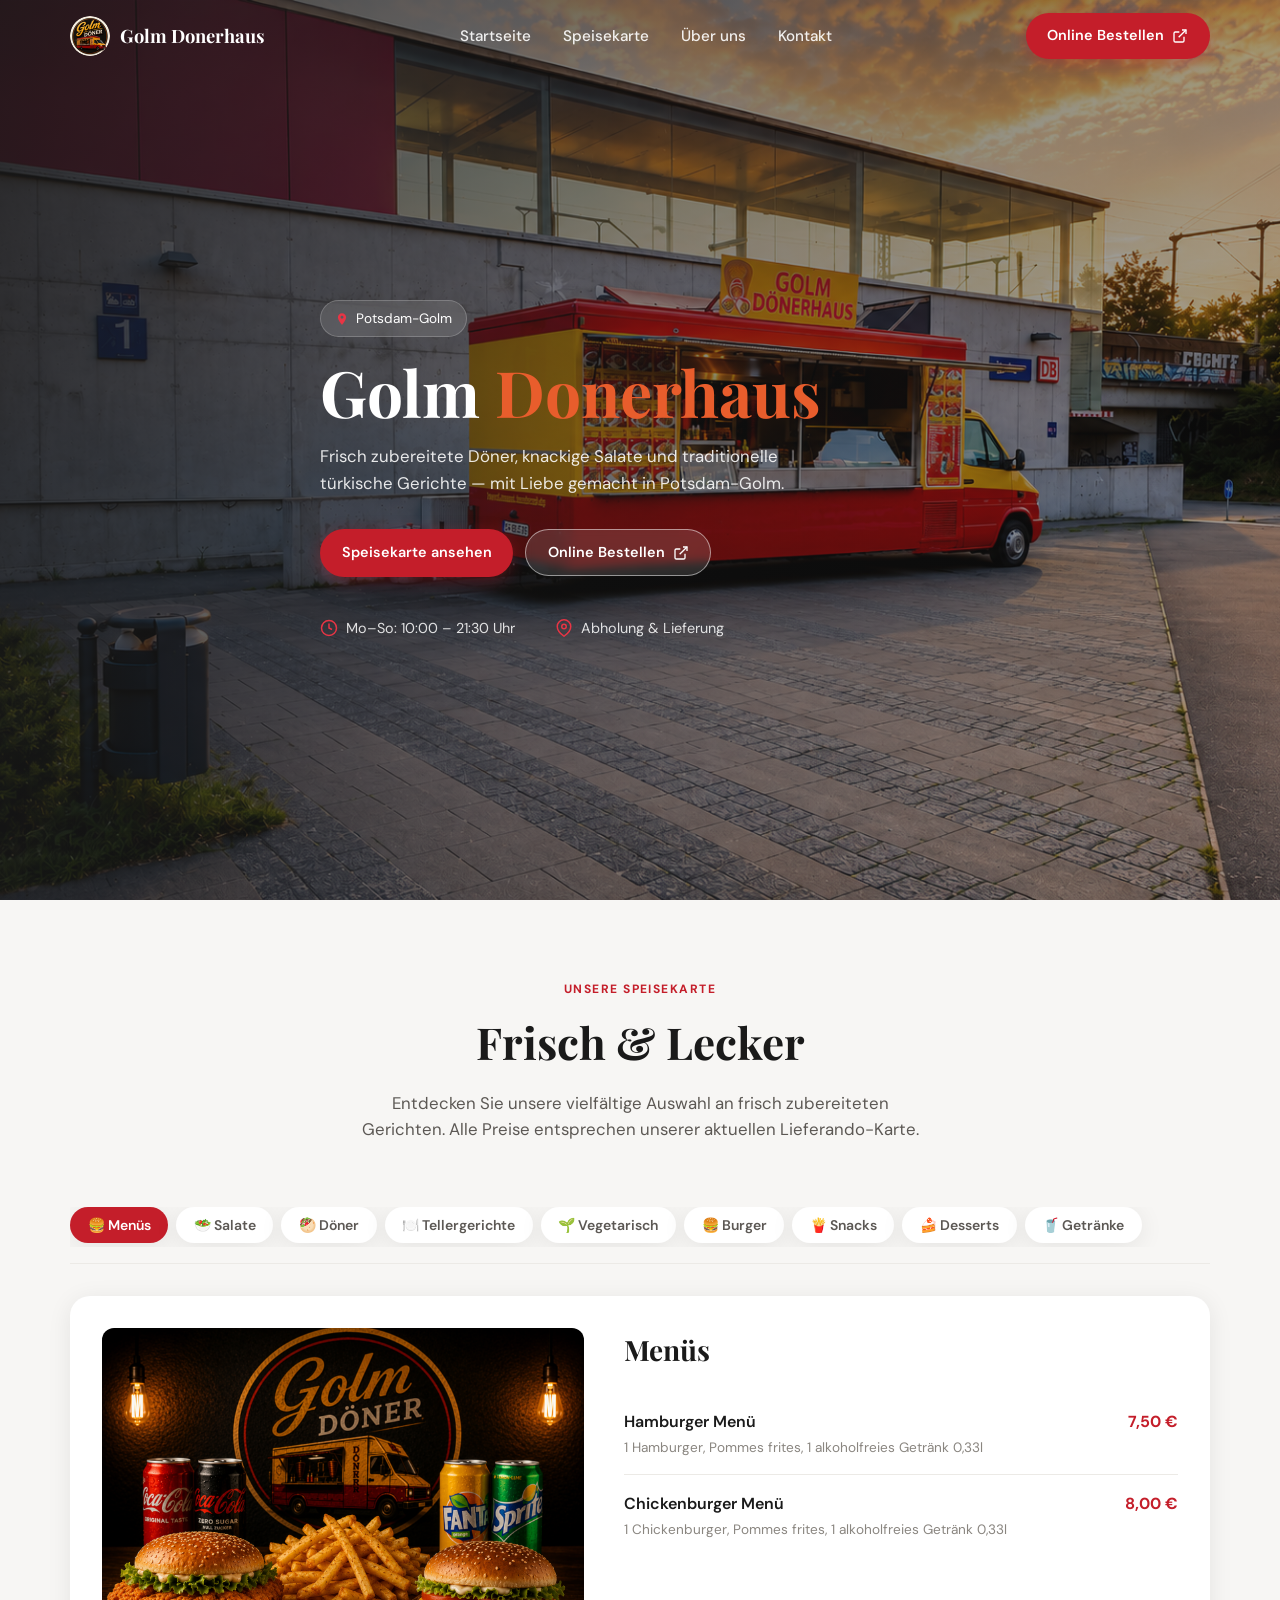
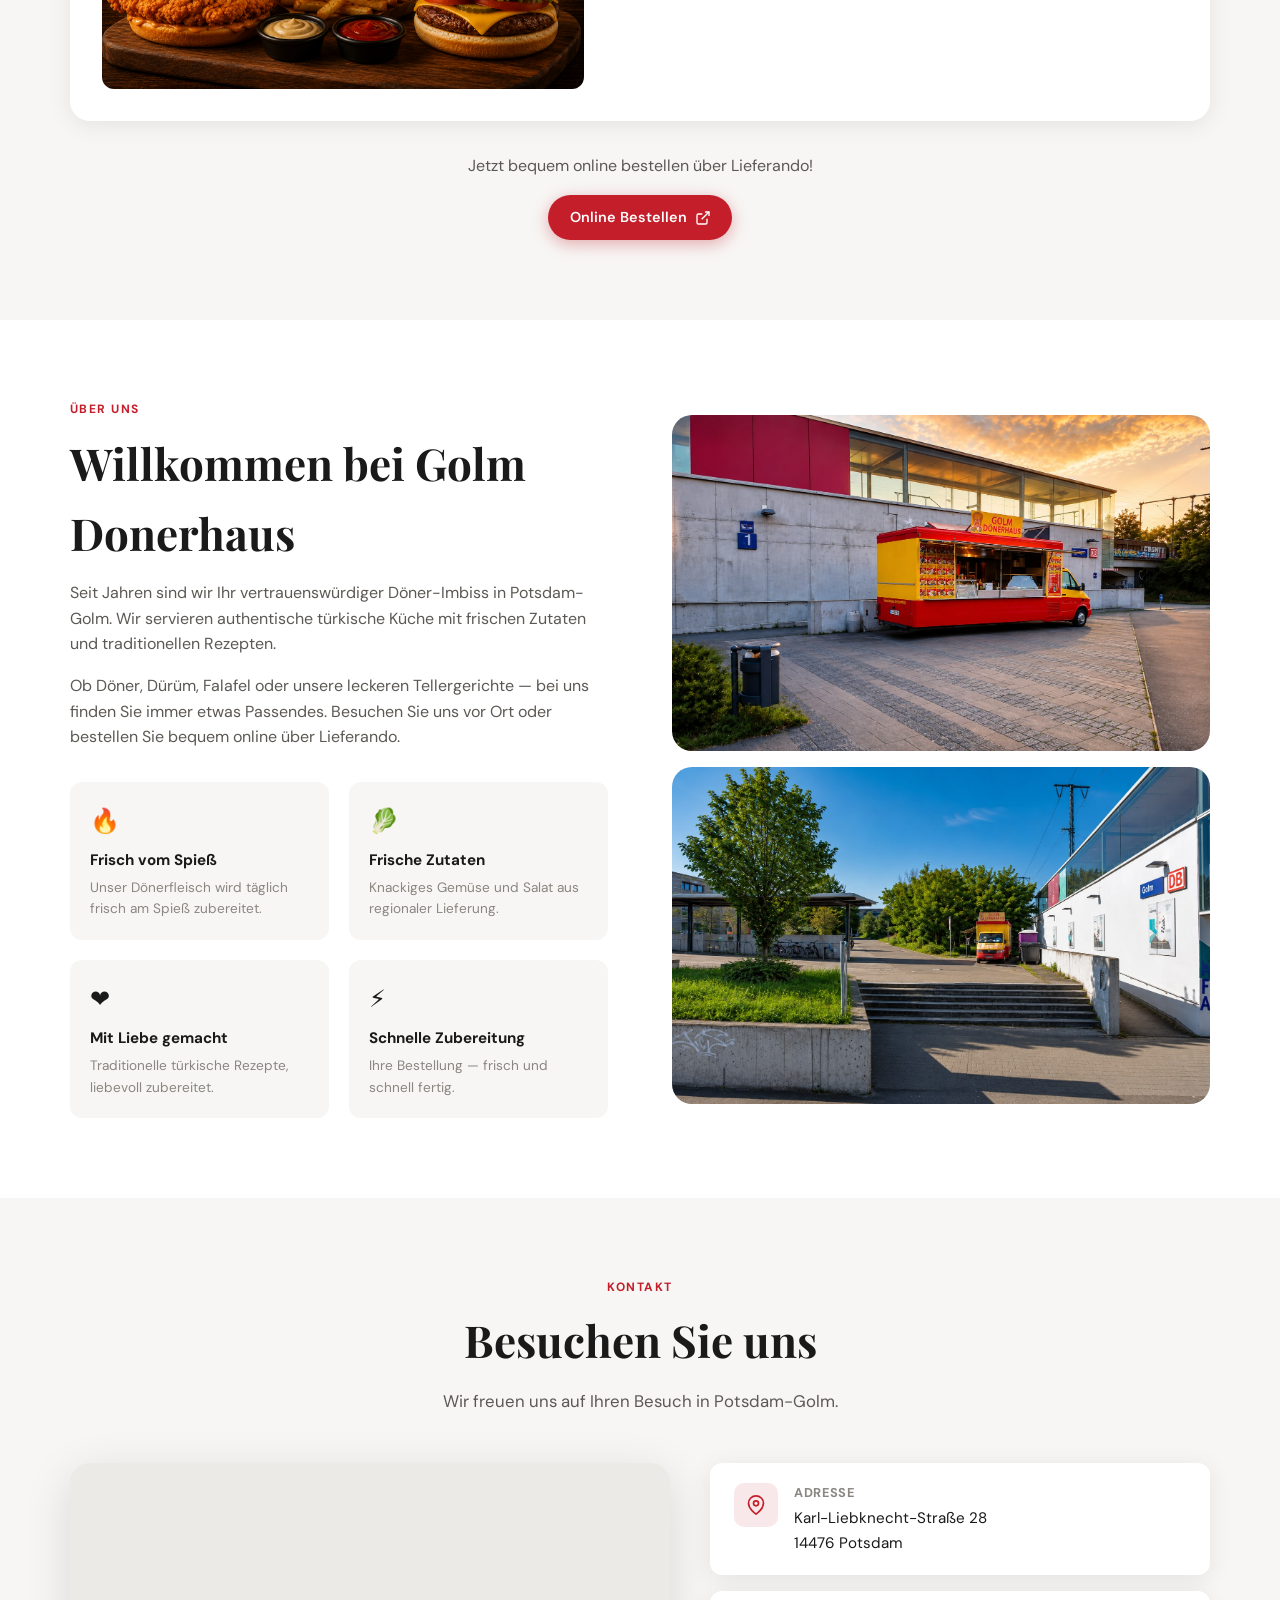
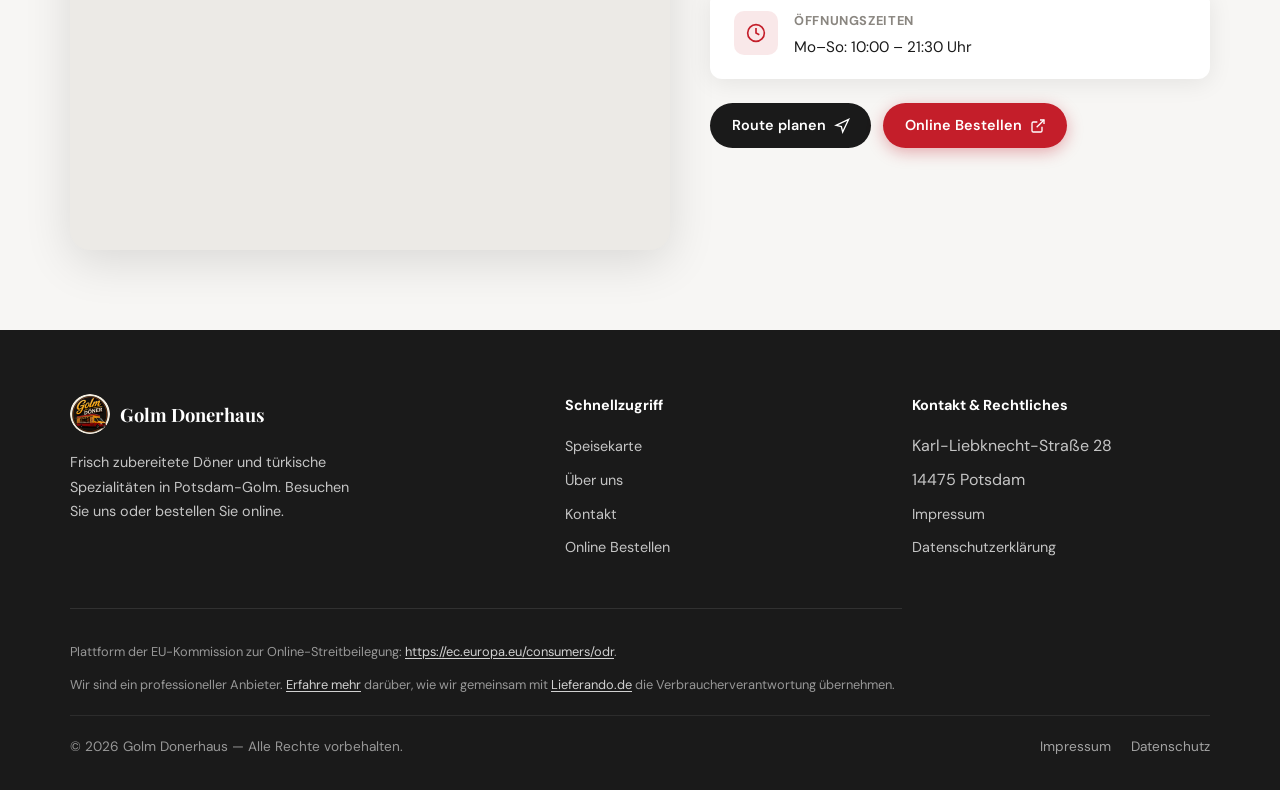
<file: index.html>
<!DOCTYPE html>
<html lang="de">
  <head>
    <meta charset="UTF-8" />
    <meta name="viewport" content="width=device-width, initial-scale=1.0" />
    <meta
      name="description"
      content="Golm Donerhaus in Potsdam-Golm – Frische Döner, türkische Spezialitäten und Online-Bestellung über Lieferando."
    />
    <title>Startseite | Golm Donerhaus</title>
    <link rel="icon" href="images/logo-circle.png" type="image/png" />
    <link rel="apple-touch-icon" href="images/logo-circle.png" />
    <link rel="preconnect" href="https://fonts.googleapis.com" />
    <link rel="preconnect" href="https://fonts.gstatic.com" crossorigin />
    <link
      href="https://fonts.googleapis.com/css2?family=DM+Sans:ital,opsz,wght@0,9..40,400;0,9..40,500;0,9..40,600;0,9..40,700;1,9..40,400&family=Playfair+Display:wght@600;700&display=swap"
      rel="stylesheet"
    />
    <link rel="stylesheet" href="css/style.css" />
  </head>
  <body>
    <header class="site-header scrolled">
      <div class="container header-inner">
        <a href="#start" class="logo">
          <img
            class="logo-mark"
            src="images/logo-circle.png"
            alt="Golm Donerhaus"
            width="40"
            height="40"
          />
          <span>Golm Donerhaus</span>
        </a>

        <button
          class="nav-toggle"
          type="button"
          aria-label="Menü öffnen"
          aria-expanded="false"
        >
          <span></span>
          <span></span>
          <span></span>
        </button>

        <nav class="nav-links" aria-label="Hauptnavigation">
          <a href="#start">Startseite</a>
          <a href="#speisekarte">Speisekarte</a>
          <a href="#ueber-uns">Über uns</a>
          <a href="#kontakt">Kontakt</a>
          <a class="btn btn-primary btn-order-mobile" data-order>Online Bestellen</a>
        </nav>

        <a class="btn btn-primary header-cta-desktop" data-order>
          Online Bestellen
          <svg xmlns="http://www.w3.org/2000/svg" viewBox="0 0 24 24" fill="none" stroke="currentColor" stroke-width="2" aria-hidden="true">
            <path d="M18 13v6a2 2 0 0 1-2 2H5a2 2 0 0 1-2-2V8a2 2 0 0 1 2-2h6"></path>
            <polyline points="15 3 21 3 21 9"></polyline>
            <line x1="10" y1="14" x2="21" y2="3"></line>
          </svg>
        </a>
      </div>
    </header>

    <main>
      <section class="hero" id="start">
        <div class="hero-bg" role="img" aria-label="Golm Donerhaus Food Truck"></div>
        <div class="container hero-content">
          <span class="hero-badge">
            <svg xmlns="http://www.w3.org/2000/svg" viewBox="0 0 24 24" fill="currentColor" aria-hidden="true">
              <path d="M12 2C8.13 2 5 5.13 5 9c0 5.25 7 13 7 13s7-7.75 7-13c0-3.87-3.13-7-7-7zm0 9.5a2.5 2.5 0 1 1 0-5 2.5 2.5 0 0 1 0 5z"/>
            </svg>
            Potsdam-Golm
          </span>
          <h1>Golm <span class="accent">Donerhaus</span></h1>
          <p class="hero-text">
            Frisch zubereitete Döner, knackige Salate und traditionelle türkische
            Gerichte — mit Liebe gemacht in Potsdam-Golm.
          </p>
          <div class="hero-actions">
            <a href="#speisekarte" class="btn btn-primary">Speisekarte ansehen</a>
            <a class="btn btn-outline" data-order>
              Online Bestellen
              <svg xmlns="http://www.w3.org/2000/svg" viewBox="0 0 24 24" fill="none" stroke="currentColor" stroke-width="2" aria-hidden="true">
                <path d="M18 13v6a2 2 0 0 1-2 2H5a2 2 0 0 1-2-2V8a2 2 0 0 1 2-2h6"></path>
                <polyline points="15 3 21 3 21 9"></polyline>
                <line x1="10" y1="14" x2="21" y2="3"></line>
              </svg>
            </a>
          </div>
          <div class="hero-meta">
            <span class="hero-meta-item">
              <svg xmlns="http://www.w3.org/2000/svg" viewBox="0 0 24 24" fill="none" stroke="currentColor" stroke-width="2" aria-hidden="true">
                <circle cx="12" cy="12" r="10"></circle>
                <polyline points="12 6 12 12 16 14"></polyline>
              </svg>
              Mo–So: 10:00 – 21:30 Uhr
            </span>
            <span class="hero-meta-item">
              <svg xmlns="http://www.w3.org/2000/svg" viewBox="0 0 24 24" fill="none" stroke="currentColor" stroke-width="2" aria-hidden="true">
                <path d="M21 10c0 7-9 13-9 13s-9-6-9-13a9 9 0 0 1 18 0z"></path>
                <circle cx="12" cy="10" r="3"></circle>
              </svg>
              Abholung &amp; Lieferung
            </span>
          </div>
        </div>
      </section>

      <section class="section menu-section" id="speisekarte">
        <div class="container">
          <header class="section-header">
            <span class="section-label">Unsere Speisekarte</span>
            <h2 class="section-title">Frisch &amp; Lecker</h2>
            <p class="section-subtitle">
              Entdecken Sie unsere vielfältige Auswahl an frisch zubereiteten Gerichten.
              Alle Preise entsprechen unserer aktuellen Lieferando-Karte.
            </p>
          </header>

          <div class="menu-nav-wrap">
            <nav class="menu-nav" id="menu-nav" aria-label="Speisekarten-Kategorien"></nav>
          </div>

          <div class="menu-panel" id="menu-panel">
            <div class="menu-panel-visual">
              <img
                id="menu-category-image"
                src="images/menus/menu.png"
                alt="Menükategorie"
                width="600"
                height="450"
              />
            </div>
            <div class="menu-panel-content">
              <h3 class="menu-category-title" id="menu-category-title">Menüs</h3>
              <ul class="menu-list" id="menu-category-list"></ul>
            </div>
          </div>

          <div class="menu-cta">
            <p>Jetzt bequem online bestellen über Lieferando!</p>
            <a class="btn btn-primary" data-order>
              Online Bestellen
              <svg xmlns="http://www.w3.org/2000/svg" viewBox="0 0 24 24" fill="none" stroke="currentColor" stroke-width="2" aria-hidden="true">
                <path d="M18 13v6a2 2 0 0 1-2 2H5a2 2 0 0 1-2-2V8a2 2 0 0 1 2-2h6"></path>
                <polyline points="15 3 21 3 21 9"></polyline>
                <line x1="10" y1="14" x2="21" y2="3"></line>
              </svg>
            </a>
          </div>
        </div>
      </section>

      <section class="section" id="ueber-uns">
        <div class="container about-grid">
          <div class="about-text">
            <span class="section-label">Über uns</span>
            <h2 class="section-title">Willkommen bei Golm Donerhaus</h2>
            <p>
              Seit Jahren sind wir Ihr vertrauenswürdiger Döner-Imbiss in Potsdam-Golm.
              Wir servieren authentische türkische Küche mit frischen Zutaten und
              traditionellen Rezepten.
            </p>
            <p>
              Ob Döner, Dürüm, Falafel oder unsere leckeren Tellergerichte — bei uns
              finden Sie immer etwas Passendes. Besuchen Sie uns vor Ort oder bestellen
              Sie bequem online über Lieferando.
            </p>
            <div class="features-grid">
              <div class="feature-card">
                <div class="feature-icon" aria-hidden="true">🔥</div>
                <h4>Frisch vom Spieß</h4>
                <p>Unser Dönerfleisch wird täglich frisch am Spieß zubereitet.</p>
              </div>
              <div class="feature-card">
                <div class="feature-icon" aria-hidden="true">🥬</div>
                <h4>Frische Zutaten</h4>
                <p>Knackiges Gemüse und Salat aus regionaler Lieferung.</p>
              </div>
              <div class="feature-card">
                <div class="feature-icon" aria-hidden="true">❤️</div>
                <h4>Mit Liebe gemacht</h4>
                <p>Traditionelle türkische Rezepte, liebevoll zubereitet.</p>
              </div>
              <div class="feature-card">
                <div class="feature-icon" aria-hidden="true">⚡</div>
                <h4>Schnelle Zubereitung</h4>
                <p>Ihre Bestellung — frisch und schnell fertig.</p>
              </div>
            </div>
          </div>
          <div class="about-gallery about-gallery-duo">
            <img
              src="images/about/welcome-1.jpg"
              alt="Golm Donerhaus Standort"
              loading="lazy"
              width="800"
              height="450"
            />
            <img
              src="images/about/welcome-2.jpg"
              alt="Golm Donerhaus in Potsdam-Golm"
              loading="lazy"
              width="800"
              height="450"
            />
          </div>
        </div>
      </section>

      <section class="section contact-section" id="kontakt">
        <div class="container">
          <header class="section-header">
            <span class="section-label">Kontakt</span>
            <h2 class="section-title">Besuchen Sie uns</h2>
            <p class="section-subtitle">
              Wir freuen uns auf Ihren Besuch in Potsdam-Golm.
            </p>
          </header>

          <div class="contact-grid">
            <div class="map-wrap">
              <iframe
                title="Standort Golm Donerhaus auf Google Maps"
                src="https://www.google.com/maps/embed?pb=!1m18!1m12!1m3!1d2444.8!2d12.8756!3d52.4012!2m3!1f0!2f0!3f0!3m2!1i1024!2i768!4f13.1!3m3!1m2!1s0x47a85f2e8b8b8b8b%3A0x0!2zS2FybC1MaWVia25lY2h0LVN0cmHDn2UgMjgsIDE0NDc2IFBvdHNkYW0!5e0!3m2!1sde!2sde!4v1716400000000!5m2!1sde!2sde"
                allowfullscreen=""
                loading="lazy"
                referrerpolicy="no-referrer-when-downgrade"
              ></iframe>
            </div>

            <div class="contact-cards">
              <div class="contact-card">
                <div class="contact-card-icon" aria-hidden="true">
                  <svg xmlns="http://www.w3.org/2000/svg" viewBox="0 0 24 24" fill="none" stroke="currentColor" stroke-width="2">
                    <path d="M21 10c0 7-9 13-9 13s-9-6-9-13a9 9 0 0 1 18 0z"></path>
                    <circle cx="12" cy="10" r="3"></circle>
                  </svg>
                </div>
                <div>
                  <h4>Adresse</h4>
                  <p>Karl-Liebknecht-Straße 28<br />14476 Potsdam</p>
                </div>
              </div>

              <div class="contact-card">
                <div class="contact-card-icon" aria-hidden="true">
                  <svg xmlns="http://www.w3.org/2000/svg" viewBox="0 0 24 24" fill="none" stroke="currentColor" stroke-width="2">
                    <circle cx="12" cy="12" r="10"></circle>
                    <polyline points="12 6 12 12 16 14"></polyline>
                  </svg>
                </div>
                <div>
                  <h4>Öffnungszeiten</h4>
                  <p>Mo–So: 10:00 – 21:30 Uhr</p>
                </div>
              </div>

              <div class="contact-actions">
                <a
                  class="btn btn-dark"
                  href="https://www.google.com/maps/dir/?api=1&destination=Karl-Liebknecht-Straße+28,+14476+Potsdam"
                  target="_blank"
                  rel="noopener noreferrer"
                >
                  Route planen
                  <svg xmlns="http://www.w3.org/2000/svg" viewBox="0 0 24 24" fill="none" stroke="currentColor" stroke-width="2" aria-hidden="true">
                    <polygon points="3 11 22 2 13 21 11 13 3 11"></polygon>
                  </svg>
                </a>
                <a class="btn btn-primary" data-order>
                  Online Bestellen
                  <svg xmlns="http://www.w3.org/2000/svg" viewBox="0 0 24 24" fill="none" stroke="currentColor" stroke-width="2" aria-hidden="true">
                    <path d="M18 13v6a2 2 0 0 1-2 2H5a2 2 0 0 1-2-2V8a2 2 0 0 1 2-2h6"></path>
                    <polyline points="15 3 21 3 21 9"></polyline>
                    <line x1="10" y1="14" x2="21" y2="3"></line>
                  </svg>
                </a>
              </div>
            </div>
          </div>
        </div>
      </section>
    </main>

    <footer class="site-footer">
      <div class="container">
        <div class="footer-grid">
          <div class="footer-brand">
            <a href="#start" class="logo">
              <img
                class="logo-mark"
                src="images/logo-circle.png"
                alt="Golm Donerhaus"
                width="40"
                height="40"
              />
              <span>Golm Donerhaus</span>
            </a>
            <p>
              Frisch zubereitete Döner und türkische Spezialitäten in Potsdam-Golm.
              Besuchen Sie uns oder bestellen Sie online.
            </p>
          </div>
          <div class="footer-col">
            <h4>Schnellzugriff</h4>
            <ul>
              <li><a href="#speisekarte">Speisekarte</a></li>
              <li><a href="#ueber-uns">Über uns</a></li>
              <li><a href="#kontakt">Kontakt</a></li>
              <li><a data-order>Online Bestellen</a></li>
            </ul>
          </div>
          <div class="footer-col">
            <h4>Kontakt &amp; Rechtliches</h4>
            <ul>
              <li>Karl-Liebknecht-Straße 28</li>
              <li>14475 Potsdam</li>
              <li><a href="impressum/">Impressum</a></li>
              <li><a href="datenschutz/">Datenschutzerklärung</a></li>
            </ul>
          </div>
        </div>
        <div class="footer-legal">
          <p>
            Plattform der EU-Kommission zur Online-Streitbeilegung:
            <a
              href="https://ec.europa.eu/consumers/odr"
              target="_blank"
              rel="noopener noreferrer"
              >https://ec.europa.eu/consumers/odr</a
            >.
          </p>
          <p>
            Wir sind ein professioneller Anbieter.
            <a
              href="https://www.lieferando.de/kundenservice/artikel/welchen-status-haben-die-gelisteten-restaurants?stripMe=true"
              target="_blank"
              rel="noopener noreferrer"
              >Erfahre mehr</a
            >
            darüber, wie wir gemeinsam mit
            <a href="https://www.lieferando.de" target="_blank" rel="noopener noreferrer"
              >Lieferando.de</a
            >
            die Verbraucherverantwortung übernehmen.
          </p>
        </div>
        <div class="footer-bottom">
          <span>© 2026 Golm Donerhaus — Alle Rechte vorbehalten.</span>
          <span class="footer-legal-links">
            <a href="impressum/">Impressum</a>
            <a href="datenschutz/">Datenschutz</a>
          </span>
        </div>
      </div>
    </footer>

    <div class="nav-backdrop" id="nav-backdrop"></div>

    <script src="js/site-base.js"></script>
    <script src="js/menu.js"></script>
    <script src="js/main.js"></script>
  </body>
</html>
</file>
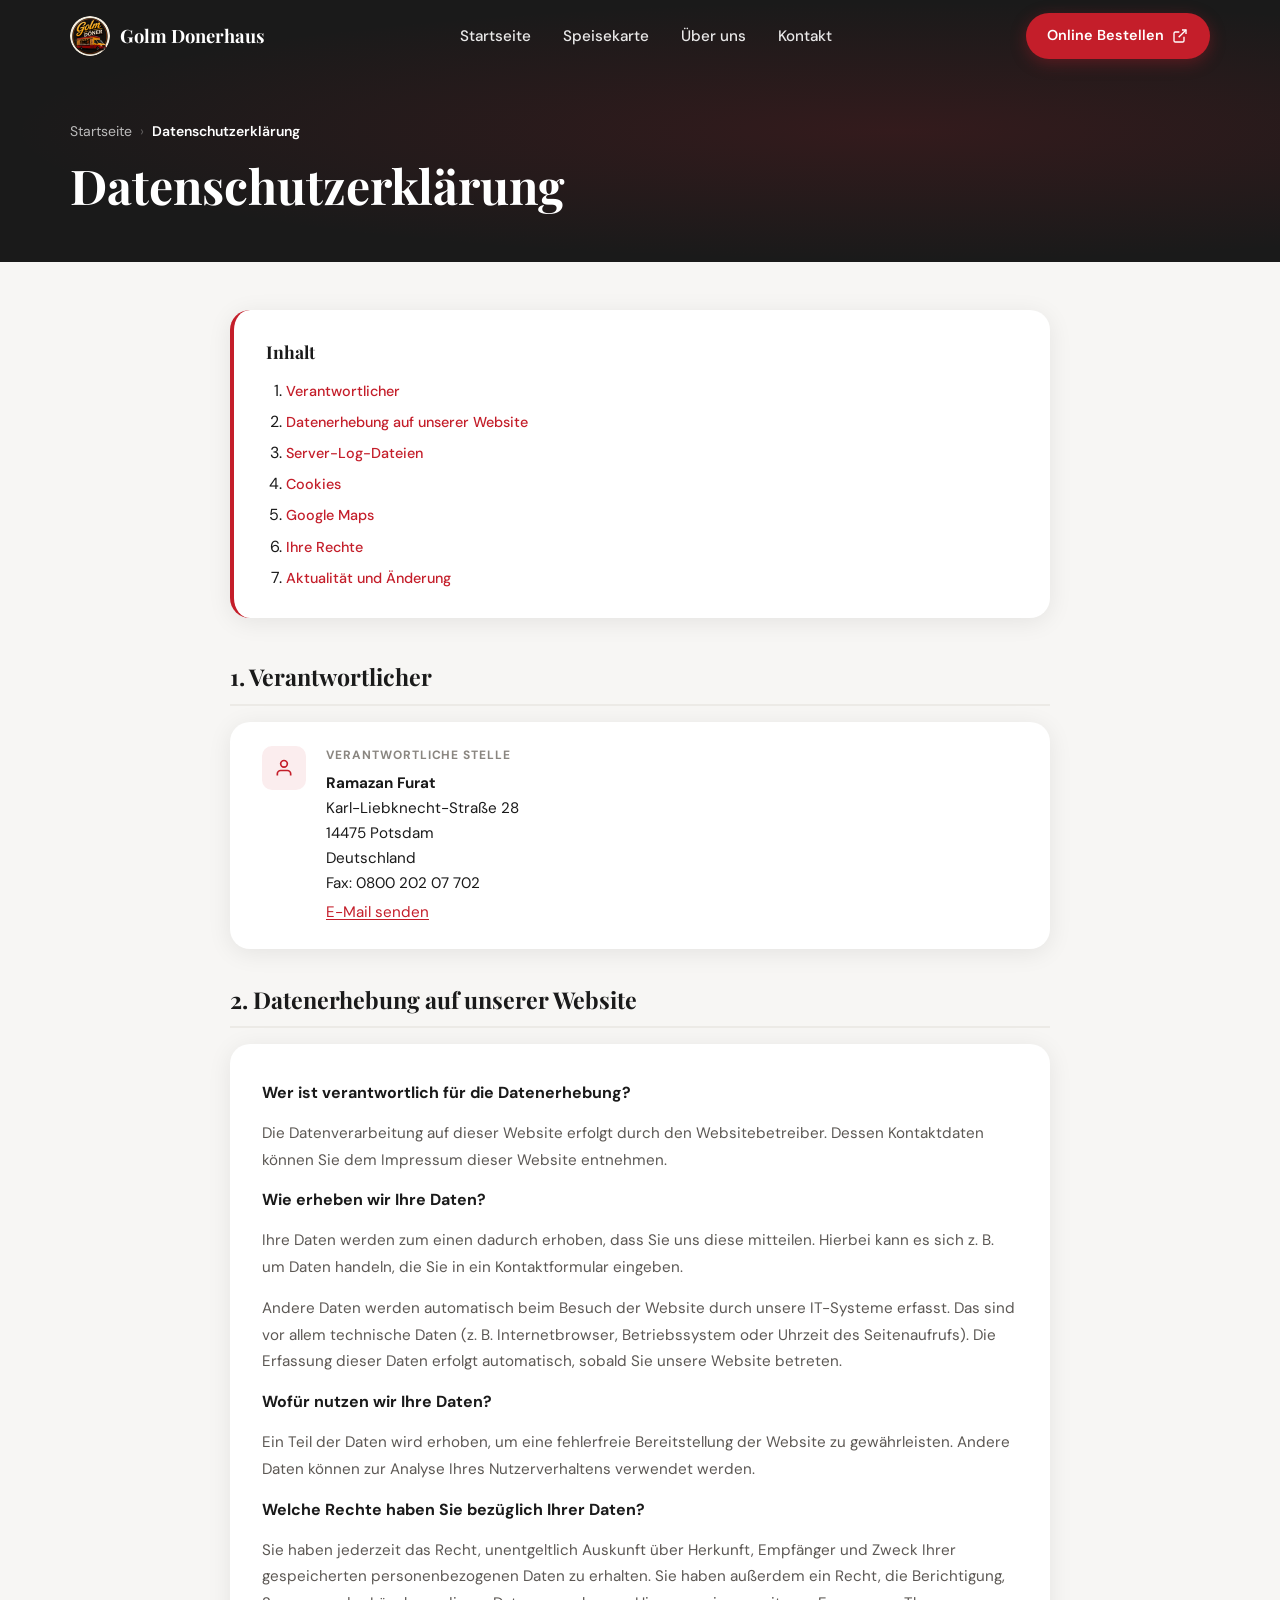
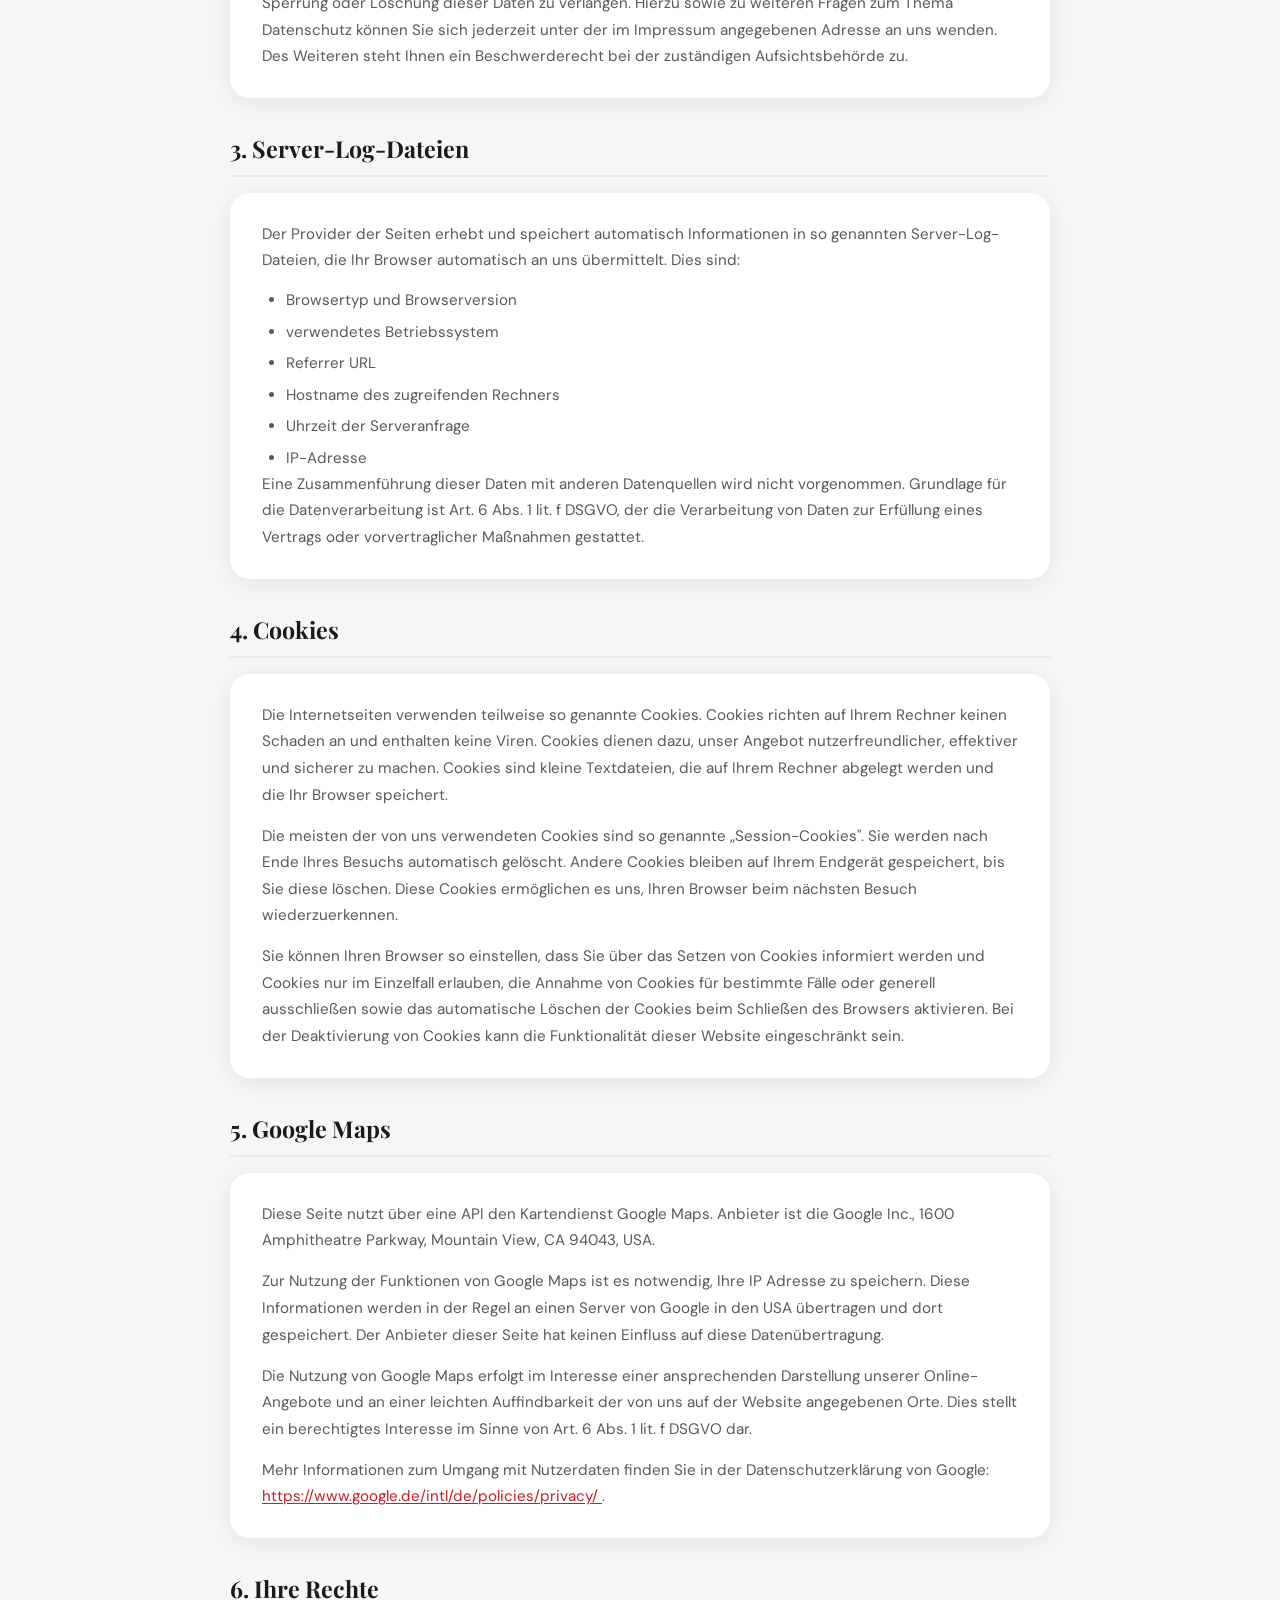
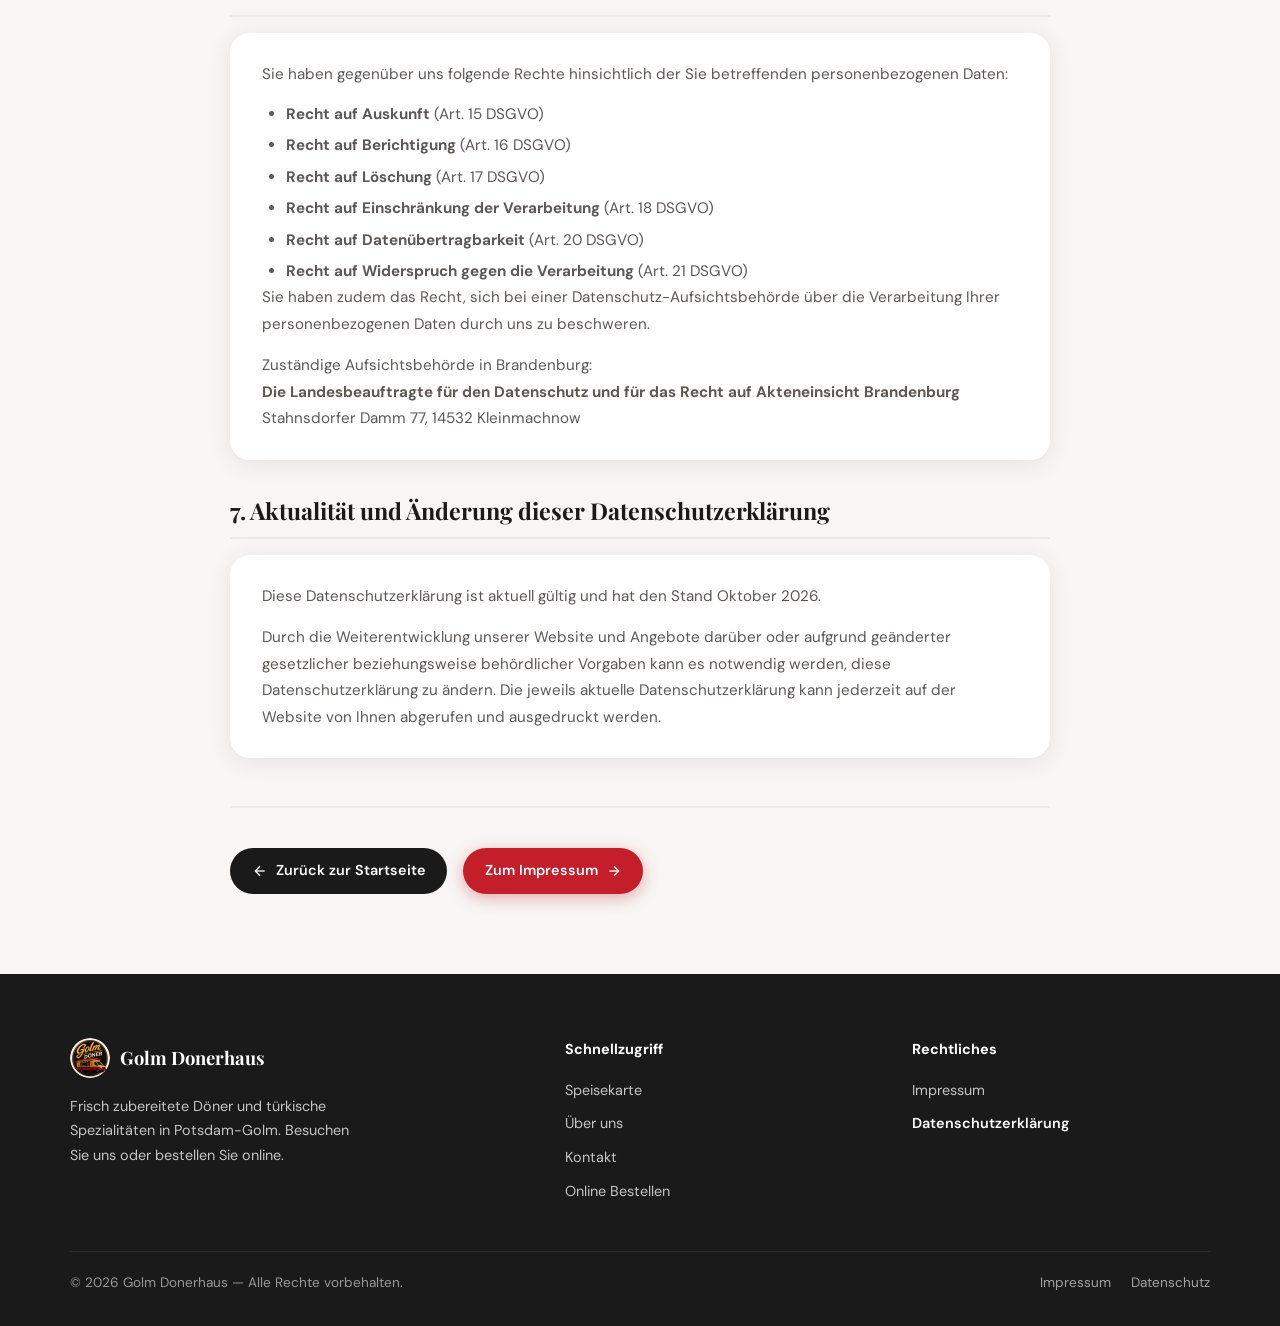
<file: datenschutz/index.html>
<!DOCTYPE html>
<html lang="de">
  <head>
    <meta charset="UTF-8" />
    <meta name="viewport" content="width=device-width, initial-scale=1.0" />
    <meta
      name="description"
      content="Datenschutzerklärung von Golm Donerhaus – Informationen zur Verarbeitung Ihrer personenbezogenen Daten."
    />
    <title>Datenschutzerklärung | Golm Donerhaus</title>
    <link rel="icon" href="../images/logo-circle.png" type="image/png" />
    <link rel="apple-touch-icon" href="../images/logo-circle.png" />
    <link rel="preconnect" href="https://fonts.googleapis.com" />
    <link rel="preconnect" href="https://fonts.gstatic.com" crossorigin />
    <link
      href="https://fonts.googleapis.com/css2?family=DM+Sans:ital,opsz,wght@0,9..40,400;0,9..40,500;0,9..40,600;0,9..40,700;1,9..40,400&family=Playfair+Display:wght@600;700&display=swap"
      rel="stylesheet"
    />
    <link rel="stylesheet" href="../css/style.css" />
    <link rel="stylesheet" href="../css/legal.css" />
  </head>
  <body>
    <header class="site-header scrolled">
      <div class="container header-inner">
        <a href="../" class="logo">
          <img
            class="logo-mark"
            src="../images/logo-circle.png"
            alt="Golm Donerhaus"
            width="40"
            height="40"
          />
          <span>Golm Donerhaus</span>
        </a>

        <button
          class="nav-toggle"
          type="button"
          aria-label="Menü öffnen"
          aria-expanded="false"
        >
          <span></span>
          <span></span>
          <span></span>
        </button>

        <nav class="nav-links" aria-label="Hauptnavigation">
          <a href="../">Startseite</a>
          <a href="../#speisekarte">Speisekarte</a>
          <a href="../#ueber-uns">Über uns</a>
          <a href="../#kontakt">Kontakt</a>
          <a class="btn btn-primary btn-order-mobile" href="https://www.lieferando.de/speisekarte/golm-dner-haus?shipping=pickup" target="_blank" rel="noopener noreferrer">Online Bestellen</a>
        </nav>

        <a class="btn btn-primary header-cta-desktop" href="https://www.lieferando.de/speisekarte/golm-dner-haus?shipping=pickup" target="_blank" rel="noopener noreferrer">
          Online Bestellen
          <svg xmlns="http://www.w3.org/2000/svg" viewBox="0 0 24 24" fill="none" stroke="currentColor" stroke-width="2" aria-hidden="true">
            <path d="M18 13v6a2 2 0 0 1-2 2H5a2 2 0 0 1-2-2V8a2 2 0 0 1 2-2h6"></path>
            <polyline points="15 3 21 3 21 9"></polyline>
            <line x1="10" y1="14" x2="21" y2="3"></line>
          </svg>
        </a>
      </div>
    </header>

    <main class="legal-main">
      <div class="legal-hero">
        <div class="container">
          <nav class="breadcrumb" aria-label="Brotkrümel">
            <a href="../">Startseite</a>
            <span aria-hidden="true">›</span>
            <span aria-current="page">Datenschutzerklärung</span>
          </nav>
          <h1>Datenschutzerklärung</h1>
        </div>
      </div>

      <div class="container legal-content">

        <div class="legal-toc">
          <h2>Inhalt</h2>
          <ol>
            <li><a href="#verantwortlicher">Verantwortlicher</a></li>
            <li><a href="#erhebung">Datenerhebung auf unserer Website</a></li>
            <li><a href="#server-logs">Server-Log-Dateien</a></li>
            <li><a href="#cookies">Cookies</a></li>
            <li><a href="#google-maps">Google Maps</a></li>
            <li><a href="#rechte">Ihre Rechte</a></li>
            <li><a href="#aktualitaet">Aktualität und Änderung</a></li>
          </ol>
        </div>

        <section class="legal-section" id="verantwortlicher">
          <h2>1. Verantwortlicher</h2>
          <div class="legal-card">
            <div class="legal-info-row">
              <div class="legal-icon" aria-hidden="true">
                <svg xmlns="http://www.w3.org/2000/svg" viewBox="0 0 24 24" fill="none" stroke="currentColor" stroke-width="2">
                  <path d="M20 21v-2a4 4 0 0 0-4-4H8a4 4 0 0 0-4 4v2"></path>
                  <circle cx="12" cy="7" r="4"></circle>
                </svg>
              </div>
              <div>
                <h3>Verantwortliche Stelle</h3>
                <p><strong>Ramazan Furat</strong></p>
                <address>
                  Karl-Liebknecht-Straße 28<br />
                  14475 Potsdam<br />
                  Deutschland
                </address>
                <p>Fax: 0800 202 07 702</p>
                <p>
                  <a href="mailto:info@golmdoenerhaus-potsdam.de" class="legal-link">E-Mail senden</a>
                </p>
              </div>
            </div>
          </div>
        </section>

        <section class="legal-section" id="erhebung">
          <h2>2. Datenerhebung auf unserer Website</h2>
          <div class="legal-card legal-card-plain">
            <h3>Wer ist verantwortlich für die Datenerhebung?</h3>
            <p>
              Die Datenverarbeitung auf dieser Website erfolgt durch den Websitebetreiber. Dessen Kontaktdaten
              können Sie dem Impressum dieser Website entnehmen.
            </p>
            <h3>Wie erheben wir Ihre Daten?</h3>
            <p>
              Ihre Daten werden zum einen dadurch erhoben, dass Sie uns diese mitteilen. Hierbei kann es sich z. B.
              um Daten handeln, die Sie in ein Kontaktformular eingeben.
            </p>
            <p>
              Andere Daten werden automatisch beim Besuch der Website durch unsere IT-Systeme erfasst. Das sind vor
              allem technische Daten (z. B. Internetbrowser, Betriebssystem oder Uhrzeit des Seitenaufrufs).
              Die Erfassung dieser Daten erfolgt automatisch, sobald Sie unsere Website betreten.
            </p>
            <h3>Wofür nutzen wir Ihre Daten?</h3>
            <p>
              Ein Teil der Daten wird erhoben, um eine fehlerfreie Bereitstellung der Website zu gewährleisten.
              Andere Daten können zur Analyse Ihres Nutzerverhaltens verwendet werden.
            </p>
            <h3>Welche Rechte haben Sie bezüglich Ihrer Daten?</h3>
            <p>
              Sie haben jederzeit das Recht, unentgeltlich Auskunft über Herkunft, Empfänger und Zweck Ihrer
              gespeicherten personenbezogenen Daten zu erhalten. Sie haben außerdem ein Recht, die Berichtigung,
              Sperrung oder Löschung dieser Daten zu verlangen. Hierzu sowie zu weiteren Fragen zum Thema
              Datenschutz können Sie sich jederzeit unter der im Impressum angegebenen Adresse an uns wenden.
              Des Weiteren steht Ihnen ein Beschwerderecht bei der zuständigen Aufsichtsbehörde zu.
            </p>
          </div>
        </section>

        <section class="legal-section" id="server-logs">
          <h2>3. Server-Log-Dateien</h2>
          <div class="legal-card legal-card-plain">
            <p>
              Der Provider der Seiten erhebt und speichert automatisch Informationen in so genannten
              Server-Log-Dateien, die Ihr Browser automatisch an uns übermittelt. Dies sind:
            </p>
            <ul class="legal-list">
              <li>Browsertyp und Browserversion</li>
              <li>verwendetes Betriebssystem</li>
              <li>Referrer URL</li>
              <li>Hostname des zugreifenden Rechners</li>
              <li>Uhrzeit der Serveranfrage</li>
              <li>IP-Adresse</li>
            </ul>
            <p>
              Eine Zusammenführung dieser Daten mit anderen Datenquellen wird nicht vorgenommen. Grundlage für
              die Datenverarbeitung ist Art. 6 Abs. 1 lit. f DSGVO, der die Verarbeitung von Daten zur Erfüllung
              eines Vertrags oder vorvertraglicher Maßnahmen gestattet.
            </p>
          </div>
        </section>

        <section class="legal-section" id="cookies">
          <h2>4. Cookies</h2>
          <div class="legal-card legal-card-plain">
            <p>
              Die Internetseiten verwenden teilweise so genannte Cookies. Cookies richten auf Ihrem Rechner
              keinen Schaden an und enthalten keine Viren. Cookies dienen dazu, unser Angebot nutzerfreundlicher,
              effektiver und sicherer zu machen. Cookies sind kleine Textdateien, die auf Ihrem Rechner abgelegt
              werden und die Ihr Browser speichert.
            </p>
            <p>
              Die meisten der von uns verwendeten Cookies sind so genannte „Session-Cookies". Sie werden nach
              Ende Ihres Besuchs automatisch gelöscht. Andere Cookies bleiben auf Ihrem Endgerät gespeichert,
              bis Sie diese löschen. Diese Cookies ermöglichen es uns, Ihren Browser beim nächsten Besuch
              wiederzuerkennen.
            </p>
            <p>
              Sie können Ihren Browser so einstellen, dass Sie über das Setzen von Cookies informiert werden
              und Cookies nur im Einzelfall erlauben, die Annahme von Cookies für bestimmte Fälle oder
              generell ausschließen sowie das automatische Löschen der Cookies beim Schließen des Browsers
              aktivieren. Bei der Deaktivierung von Cookies kann die Funktionalität dieser Website eingeschränkt
              sein.
            </p>
          </div>
        </section>

        <section class="legal-section" id="google-maps">
          <h2>5. Google Maps</h2>
          <div class="legal-card legal-card-plain">
            <p>
              Diese Seite nutzt über eine API den Kartendienst Google Maps. Anbieter ist die Google Inc., 1600
              Amphitheatre Parkway, Mountain View, CA 94043, USA.
            </p>
            <p>
              Zur Nutzung der Funktionen von Google Maps ist es notwendig, Ihre IP Adresse zu speichern. Diese
              Informationen werden in der Regel an einen Server von Google in den USA übertragen und dort
              gespeichert. Der Anbieter dieser Seite hat keinen Einfluss auf diese Datenübertragung.
            </p>
            <p>
              Die Nutzung von Google Maps erfolgt im Interesse einer ansprechenden Darstellung unserer
              Online-Angebote und an einer leichten Auffindbarkeit der von uns auf der Website angegebenen Orte.
              Dies stellt ein berechtigtes Interesse im Sinne von Art. 6 Abs. 1 lit. f DSGVO dar.
            </p>
            <p>
              Mehr Informationen zum Umgang mit Nutzerdaten finden Sie in der Datenschutzerklärung von Google:
              <a href="https://www.google.de/intl/de/policies/privacy/" target="_blank" rel="noopener noreferrer" class="legal-link">
                https://www.google.de/intl/de/policies/privacy/
              </a>.
            </p>
          </div>
        </section>

        <section class="legal-section" id="rechte">
          <h2>6. Ihre Rechte</h2>
          <div class="legal-card legal-card-plain">
            <p>Sie haben gegenüber uns folgende Rechte hinsichtlich der Sie betreffenden personenbezogenen Daten:</p>
            <ul class="legal-list">
              <li><strong>Recht auf Auskunft</strong> (Art. 15 DSGVO)</li>
              <li><strong>Recht auf Berichtigung</strong> (Art. 16 DSGVO)</li>
              <li><strong>Recht auf Löschung</strong> (Art. 17 DSGVO)</li>
              <li><strong>Recht auf Einschränkung der Verarbeitung</strong> (Art. 18 DSGVO)</li>
              <li><strong>Recht auf Datenübertragbarkeit</strong> (Art. 20 DSGVO)</li>
              <li><strong>Recht auf Widerspruch gegen die Verarbeitung</strong> (Art. 21 DSGVO)</li>
            </ul>
            <p>
              Sie haben zudem das Recht, sich bei einer Datenschutz-Aufsichtsbehörde über die Verarbeitung
              Ihrer personenbezogenen Daten durch uns zu beschweren.
            </p>
            <p>
              Zuständige Aufsichtsbehörde in Brandenburg:<br />
              <strong>Die Landesbeauftragte für den Datenschutz und für das Recht auf Akteneinsicht Brandenburg</strong><br />
              Stahnsdorfer Damm 77, 14532 Kleinmachnow
            </p>
          </div>
        </section>

        <section class="legal-section" id="aktualitaet">
          <h2>7. Aktualität und Änderung dieser Datenschutzerklärung</h2>
          <div class="legal-card legal-card-plain">
            <p>
              Diese Datenschutzerklärung ist aktuell gültig und hat den Stand Oktober 2026.
            </p>
            <p>
              Durch die Weiterentwicklung unserer Website und Angebote darüber oder aufgrund geänderter
              gesetzlicher beziehungsweise behördlicher Vorgaben kann es notwendig werden, diese
              Datenschutzerklärung zu ändern. Die jeweils aktuelle Datenschutzerklärung kann jederzeit
              auf der Website von Ihnen abgerufen und ausgedruckt werden.
            </p>
          </div>
        </section>

        <div class="legal-back">
          <a href="../" class="btn btn-dark">
            <svg xmlns="http://www.w3.org/2000/svg" viewBox="0 0 24 24" fill="none" stroke="currentColor" stroke-width="2" aria-hidden="true" style="width:16px;height:16px;">
              <line x1="19" y1="12" x2="5" y2="12"></line>
              <polyline points="12 19 5 12 12 5"></polyline>
            </svg>
            Zurück zur Startseite
          </a>
          <a href="../impressum/" class="btn btn-primary">
            Zum Impressum
            <svg xmlns="http://www.w3.org/2000/svg" viewBox="0 0 24 24" fill="none" stroke="currentColor" stroke-width="2" aria-hidden="true" style="width:16px;height:16px;">
              <line x1="5" y1="12" x2="19" y2="12"></line>
              <polyline points="12 5 19 12 12 19"></polyline>
            </svg>
          </a>
        </div>

      </div>
    </main>

    <footer class="site-footer">
      <div class="container">
        <div class="footer-grid">
          <div class="footer-brand">
            <a href="../" class="logo">
              <img
                class="logo-mark"
                src="../images/logo-circle.png"
                alt="Golm Donerhaus"
                width="40"
                height="40"
              />
              <span>Golm Donerhaus</span>
            </a>
            <p>
              Frisch zubereitete Döner und türkische Spezialitäten in Potsdam-Golm.
              Besuchen Sie uns oder bestellen Sie online.
            </p>
          </div>
          <div class="footer-col">
            <h4>Schnellzugriff</h4>
            <ul>
              <li><a href="../#speisekarte">Speisekarte</a></li>
              <li><a href="../#ueber-uns">Über uns</a></li>
              <li><a href="../#kontakt">Kontakt</a></li>
              <li><a href="https://www.lieferando.de/speisekarte/golm-dner-haus?shipping=pickup" target="_blank" rel="noopener noreferrer">Online Bestellen</a></li>
            </ul>
          </div>
          <div class="footer-col">
            <h4>Rechtliches</h4>
            <ul>
              <li><a href="../impressum/">Impressum</a></li>
              <li><a href="../datenschutz/" class="active-link">Datenschutzerklärung</a></li>
            </ul>
          </div>
        </div>
        <div class="footer-bottom">
          <span>© 2026 Golm Donerhaus — Alle Rechte vorbehalten.</span>
          <span class="footer-legal-links">
            <a href="../impressum/">Impressum</a>
            <a href="../datenschutz/">Datenschutz</a>
          </span>
        </div>
      </div>
    </footer>

    <div class="nav-backdrop" id="nav-backdrop"></div>
    <script src="../js/site-base.js"></script>
    <script>
      // Simple nav toggle for sub-pages
      const toggle = document.querySelector('.nav-toggle');
      const nav = document.querySelector('.nav-links');
      const backdrop = document.getElementById('nav-backdrop');
      const closeNav = () => {
        nav?.classList.remove('open');
        backdrop?.classList.remove('open');
        toggle?.setAttribute('aria-expanded', 'false');
        document.body.classList.remove('nav-open');
      };
      toggle?.addEventListener('click', () => {
        const open = nav?.classList.toggle('open');
        backdrop?.classList.toggle('open', open);
        toggle.setAttribute('aria-expanded', open ? 'true' : 'false');
        document.body.classList.toggle('nav-open', open);
      });
      backdrop?.addEventListener('click', closeNav);
      document.querySelectorAll('.nav-links a').forEach(a => a.addEventListener('click', closeNav));

      // Scroll header
      const header = document.querySelector('.site-header');
      window.addEventListener('scroll', () => {
        header?.classList.toggle('scrolled', window.scrollY > 40);
      }, { passive: true });
    </script>
  </body>
</html>
</file>
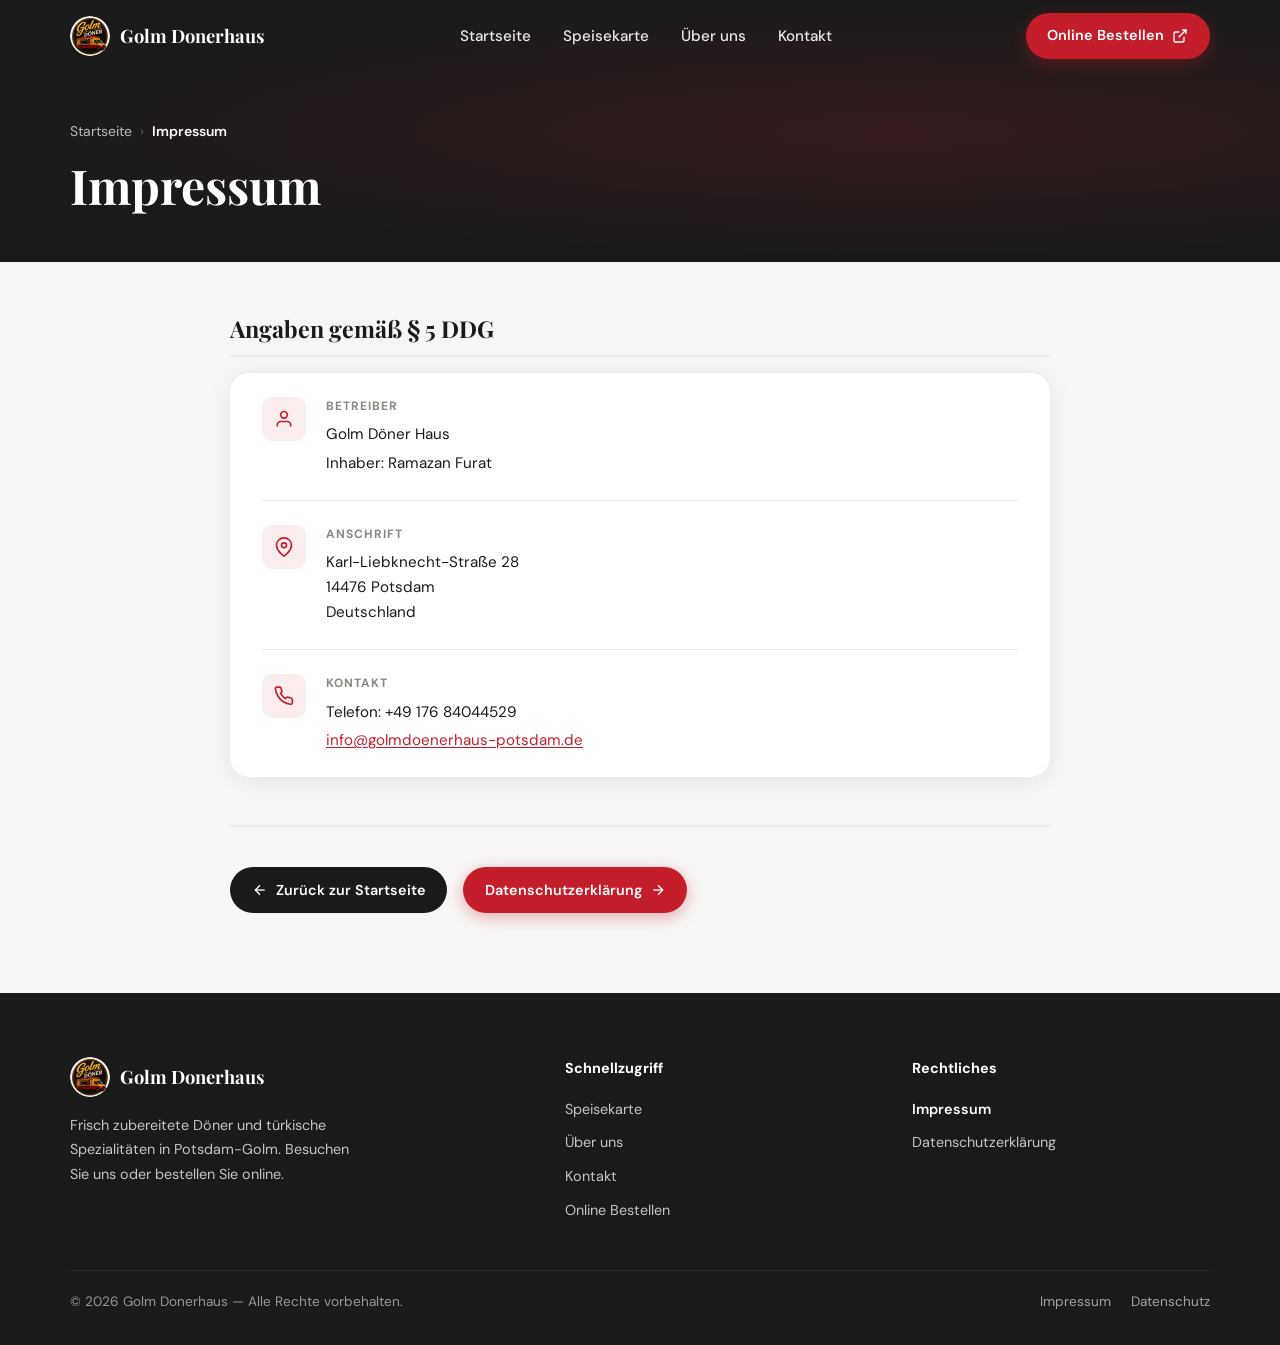
<file: impressum/index.html>
<!DOCTYPE html>
<html lang="de">
  <head>
    <meta charset="UTF-8" />
    <meta name="viewport" content="width=device-width, initial-scale=1.0" />
    <meta
      name="description"
      content="Impressum von Golm Döner Haus – Ramazan Furat, Karl-Liebknecht-Straße 28, 14476 Potsdam."
    />
    <title>Impressum | Golm Döner Haus</title>
    <link rel="icon" href="../images/logo-circle.png" type="image/png" />
    <link rel="apple-touch-icon" href="../images/logo-circle.png" />
    <link rel="preconnect" href="https://fonts.googleapis.com" />
    <link rel="preconnect" href="https://fonts.gstatic.com" crossorigin />
    <link
      href="https://fonts.googleapis.com/css2?family=DM+Sans:ital,opsz,wght@0,9..40,400;0,9..40,500;0,9..40,600;0,9..40,700;1,9..40,400&family=Playfair+Display:wght@600;700&display=swap"
      rel="stylesheet"
    />
    <link rel="stylesheet" href="../css/style.css" />
    <link rel="stylesheet" href="../css/legal.css" />
  </head>
  <body>
    <header class="site-header scrolled">
      <div class="container header-inner">
        <a href="../" class="logo">
          <img
            class="logo-mark"
            src="../images/logo-circle.png"
            alt="Golm Döner Haus"
            width="40"
            height="40"
          />
          <span>Golm Donerhaus</span>
        </a>

        <button
          class="nav-toggle"
          type="button"
          aria-label="Menü öffnen"
          aria-expanded="false"
        >
          <span></span>
          <span></span>
          <span></span>
        </button>

        <nav class="nav-links" aria-label="Hauptnavigation">
          <a href="../">Startseite</a>
          <a href="../#speisekarte">Speisekarte</a>
          <a href="../#ueber-uns">Über uns</a>
          <a href="../#kontakt">Kontakt</a>
          <a class="btn btn-primary btn-order-mobile" id="order-link-mobile" href="https://www.lieferando.de/speisekarte/golm-dner-haus?shipping=pickup" target="_blank" rel="noopener noreferrer">Online Bestellen</a>
        </nav>

        <a class="btn btn-primary header-cta-desktop" id="order-link-desktop" href="https://www.lieferando.de/speisekarte/golm-dner-haus?shipping=pickup" target="_blank" rel="noopener noreferrer">
          Online Bestellen
          <svg xmlns="http://www.w3.org/2000/svg" viewBox="0 0 24 24" fill="none" stroke="currentColor" stroke-width="2" aria-hidden="true">
            <path d="M18 13v6a2 2 0 0 1-2 2H5a2 2 0 0 1-2-2V8a2 2 0 0 1 2-2h6"></path>
            <polyline points="15 3 21 3 21 9"></polyline>
            <line x1="10" y1="14" x2="21" y2="3"></line>
          </svg>
        </a>
      </div>
    </header>

    <main class="legal-main">
      <div class="legal-hero">
        <div class="container">
          <nav class="breadcrumb" aria-label="Brotkrümel">
            <a href="../">Startseite</a>
            <span aria-hidden="true">›</span>
            <span aria-current="page">Impressum</span>
          </nav>
          <h1>Impressum</h1>
        </div>
      </div>

      <div class="container legal-content">

        <section class="legal-section">
          <h2>Angaben gemäß § 5 DDG</h2>
          <div class="legal-card">
            <div class="legal-info-row">
              <div class="legal-icon" aria-hidden="true">
                <svg xmlns="http://www.w3.org/2000/svg" viewBox="0 0 24 24" fill="none" stroke="currentColor" stroke-width="2">
                  <path d="M20 21v-2a4 4 0 0 0-4-4H8a4 4 0 0 0-4 4v2"></path>
                  <circle cx="12" cy="7" r="4"></circle>
                </svg>
              </div>
              <div>
                <h3>Betreiber</h3>
                <p>Golm Döner Haus</p>
                <p>Inhaber: Ramazan Furat</p>
              </div>
            </div>
            <div class="legal-info-row">
              <div class="legal-icon" aria-hidden="true">
                <svg xmlns="http://www.w3.org/2000/svg" viewBox="0 0 24 24" fill="none" stroke="currentColor" stroke-width="2">
                  <path d="M21 10c0 7-9 13-9 13s-9-6-9-13a9 9 0 0 1 18 0z"></path>
                  <circle cx="12" cy="10" r="3"></circle>
                </svg>
              </div>
              <div>
                <h3>Anschrift</h3>
                <address>
                  Karl-Liebknecht-Straße 28<br />
                  14476 Potsdam<br />
                  Deutschland
                </address>
              </div>
            </div>
            <div class="legal-info-row">
              <div class="legal-icon" aria-hidden="true">
                <svg xmlns="http://www.w3.org/2000/svg" viewBox="0 0 24 24" fill="none" stroke="currentColor" stroke-width="2">
                  <path d="M22 16.92v3a2 2 0 0 1-2.18 2 19.79 19.79 0 0 1-8.63-3.07A19.5 19.5 0 0 1 4.69 12a19.79 19.79 0 0 1-3.07-8.67A2 2 0 0 1 3.6 1.27h3a2 2 0 0 1 2 1.72 12.84 12.84 0 0 0 .7 2.81 2 2 0 0 1-.45 2.11L7.91 8.91a16 16 0 0 0 6 6l1-1.06a2 2 0 0 1 2.11-.45 12.84 12.84 0 0 0 2.81.7A2 2 0 0 1 21.73 16l.19.92z"></path>
                </svg>
              </div>
              <div>
                <h3>Kontakt</h3>
                <p>Telefon: +49 176 84044529</p>
                <p>
                  <a href="mailto:info@golmdoenerhaus-potsdam.de" class="legal-link">info@golmdoenerhaus-potsdam.de</a>
                </p>
              </div>
            </div>
          </div>
        </section>

        <div class="legal-back">
          <a href="../" class="btn btn-dark">
            <svg xmlns="http://www.w3.org/2000/svg" viewBox="0 0 24 24" fill="none" stroke="currentColor" stroke-width="2" aria-hidden="true" style="width:16px;height:16px;">
              <line x1="19" y1="12" x2="5" y2="12"></line>
              <polyline points="12 19 5 12 12 5"></polyline>
            </svg>
            Zurück zur Startseite
          </a>
          <a href="../datenschutz/" class="btn btn-primary">
            Datenschutzerklärung
            <svg xmlns="http://www.w3.org/2000/svg" viewBox="0 0 24 24" fill="none" stroke="currentColor" stroke-width="2" aria-hidden="true" style="width:16px;height:16px;">
              <line x1="5" y1="12" x2="19" y2="12"></line>
              <polyline points="12 5 19 12 12 19"></polyline>
            </svg>
          </a>
        </div>

      </div>
    </main>

    <footer class="site-footer">
      <div class="container">
        <div class="footer-grid">
          <div class="footer-brand">
            <a href="../" class="logo">
              <img
                class="logo-mark"
                src="../images/logo-circle.png"
                alt="Golm Döner Haus"
                width="40"
                height="40"
              />
              <span>Golm Donerhaus</span>
            </a>
            <p>
              Frisch zubereitete Döner und türkische Spezialitäten in Potsdam-Golm.
              Besuchen Sie uns oder bestellen Sie online.
            </p>
          </div>
          <div class="footer-col">
            <h4>Schnellzugriff</h4>
            <ul>
              <li><a href="../#speisekarte">Speisekarte</a></li>
              <li><a href="../#ueber-uns">Über uns</a></li>
              <li><a href="../#kontakt">Kontakt</a></li>
              <li><a href="https://www.lieferando.de/speisekarte/golm-dner-haus?shipping=pickup" target="_blank" rel="noopener noreferrer">Online Bestellen</a></li>
            </ul>
          </div>
          <div class="footer-col">
            <h4>Rechtliches</h4>
            <ul>
              <li><a href="../impressum/" class="active-link">Impressum</a></li>
              <li><a href="../datenschutz/">Datenschutzerklärung</a></li>
            </ul>
          </div>
        </div>
        <div class="footer-bottom">
          <span>© 2026 Golm Donerhaus — Alle Rechte vorbehalten.</span>
          <span class="footer-legal-links">
            <a href="../impressum/">Impressum</a>
            <a href="../datenschutz/">Datenschutz</a>
          </span>
        </div>
      </div>
    </footer>

    <div class="nav-backdrop" id="nav-backdrop"></div>
    <script src="../js/site-base.js"></script>
    <script>
      // Simple nav toggle for sub-pages
      const toggle = document.querySelector('.nav-toggle');
      const nav = document.querySelector('.nav-links');
      const backdrop = document.getElementById('nav-backdrop');
      const closeNav = () => {
        nav?.classList.remove('open');
        backdrop?.classList.remove('open');
        toggle?.setAttribute('aria-expanded', 'false');
        document.body.classList.remove('nav-open');
      };
      toggle?.addEventListener('click', () => {
        const open = nav?.classList.toggle('open');
        backdrop?.classList.toggle('open', open);
        toggle.setAttribute('aria-expanded', open ? 'true' : 'false');
        document.body.classList.toggle('nav-open', open);
      });
      backdrop?.addEventListener('click', closeNav);
      document.querySelectorAll('.nav-links a').forEach(a => a.addEventListener('click', closeNav));

      // Scroll header
      const header = document.querySelector('.site-header');
      window.addEventListener('scroll', () => {
        header?.classList.toggle('scrolled', window.scrollY > 40);
      }, { passive: true });
    </script>
  </body>
</html>
</file>
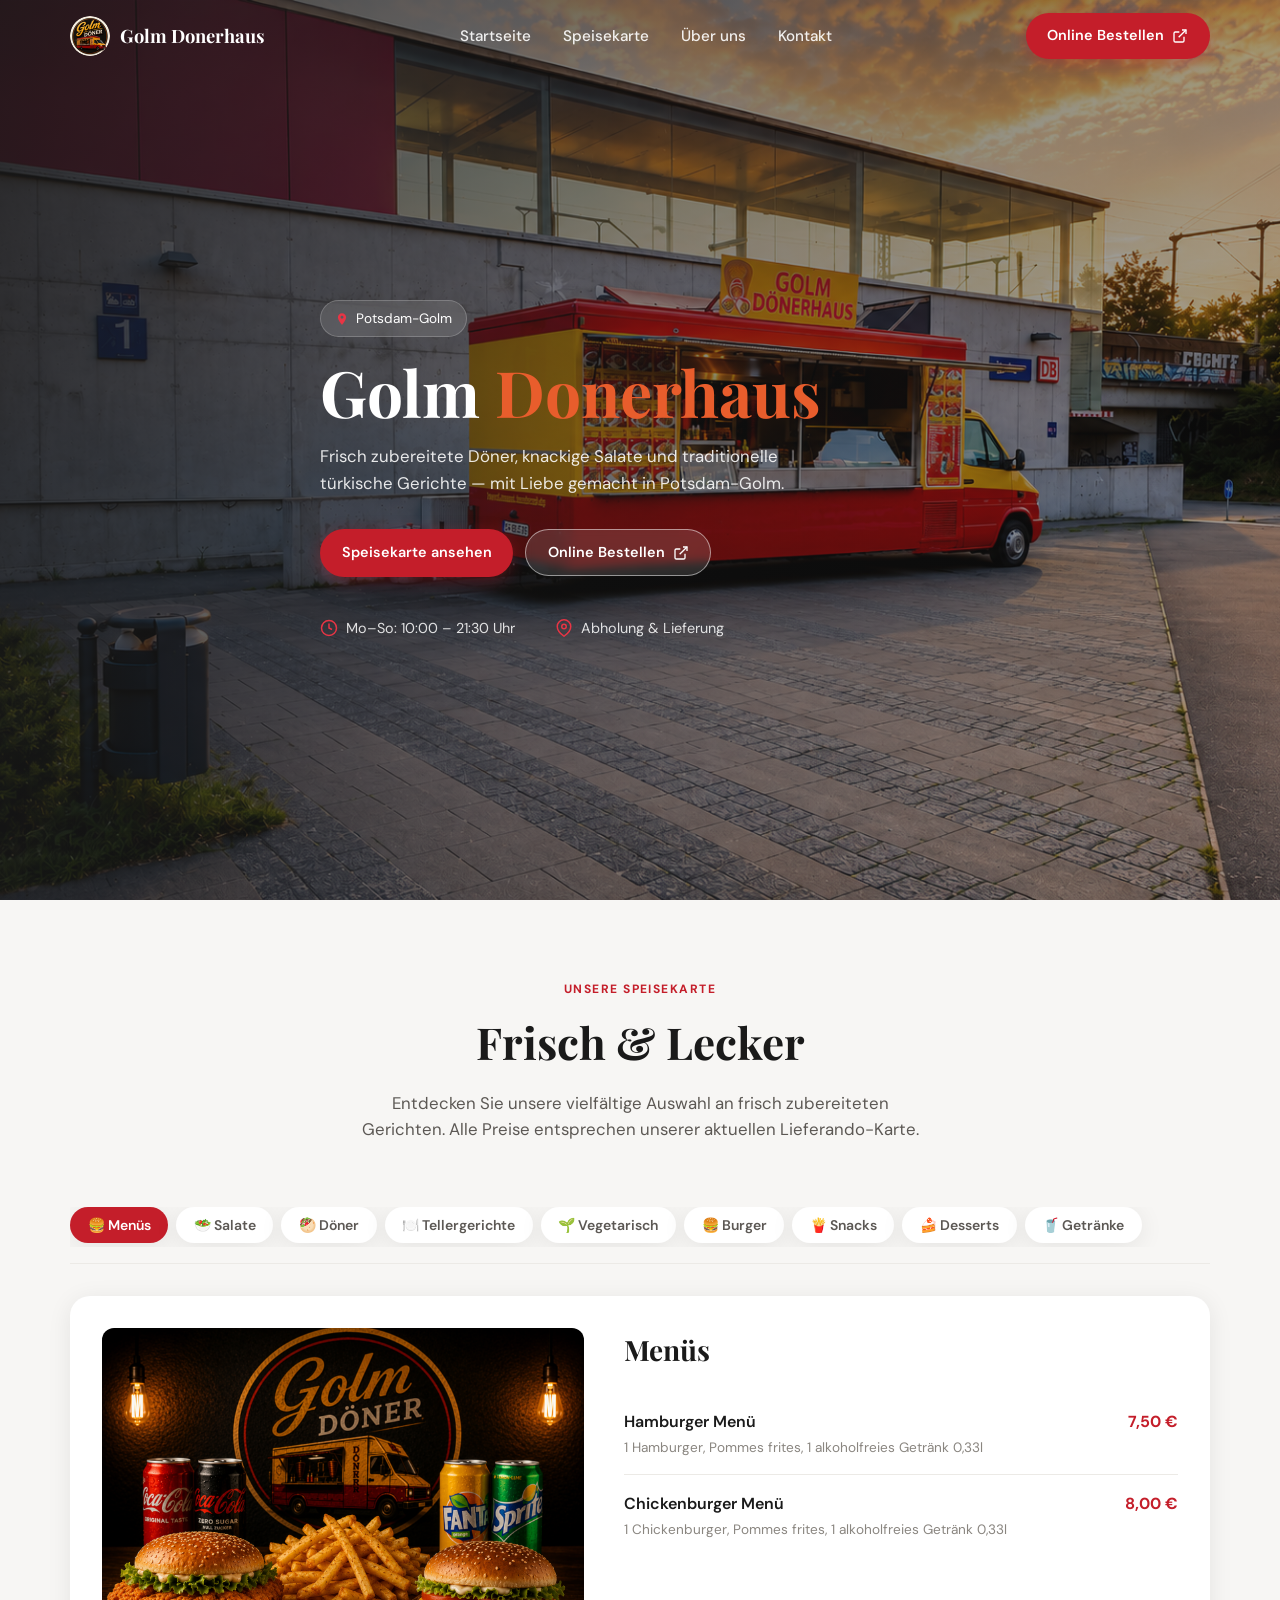
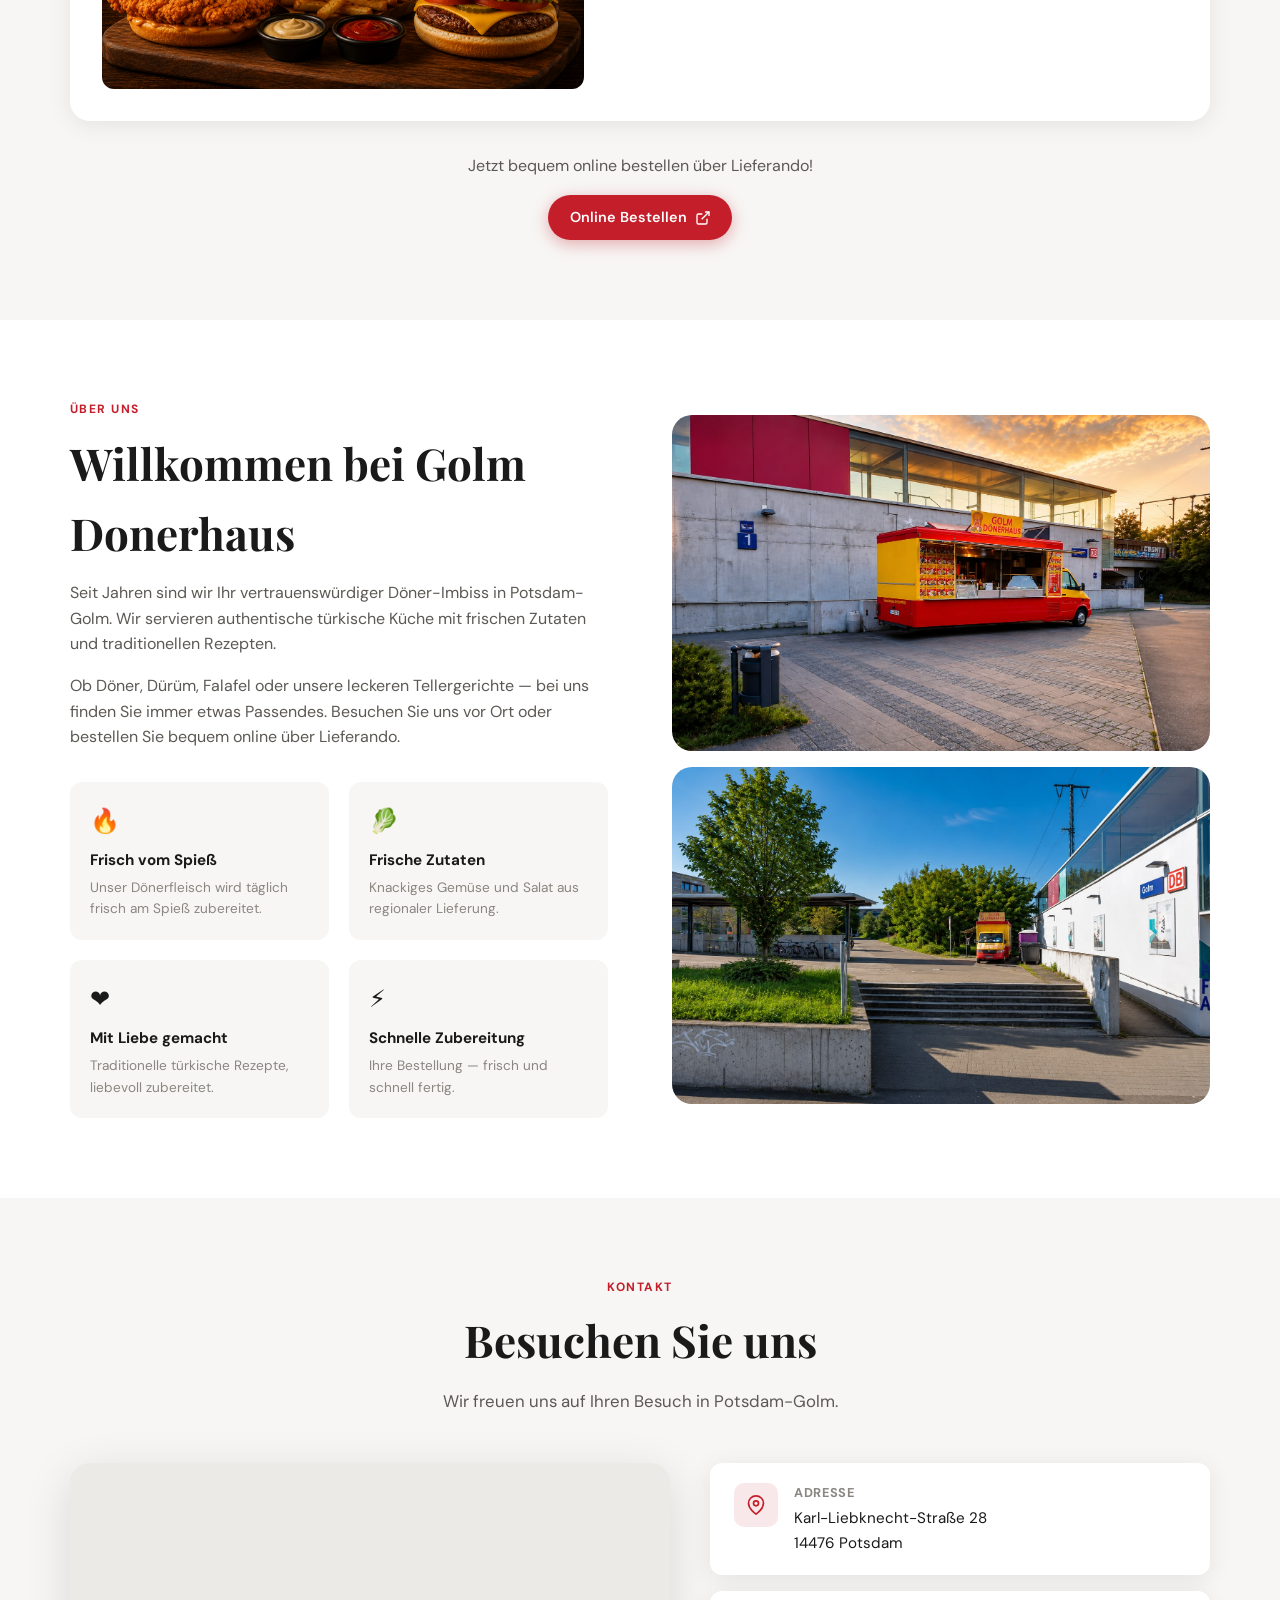
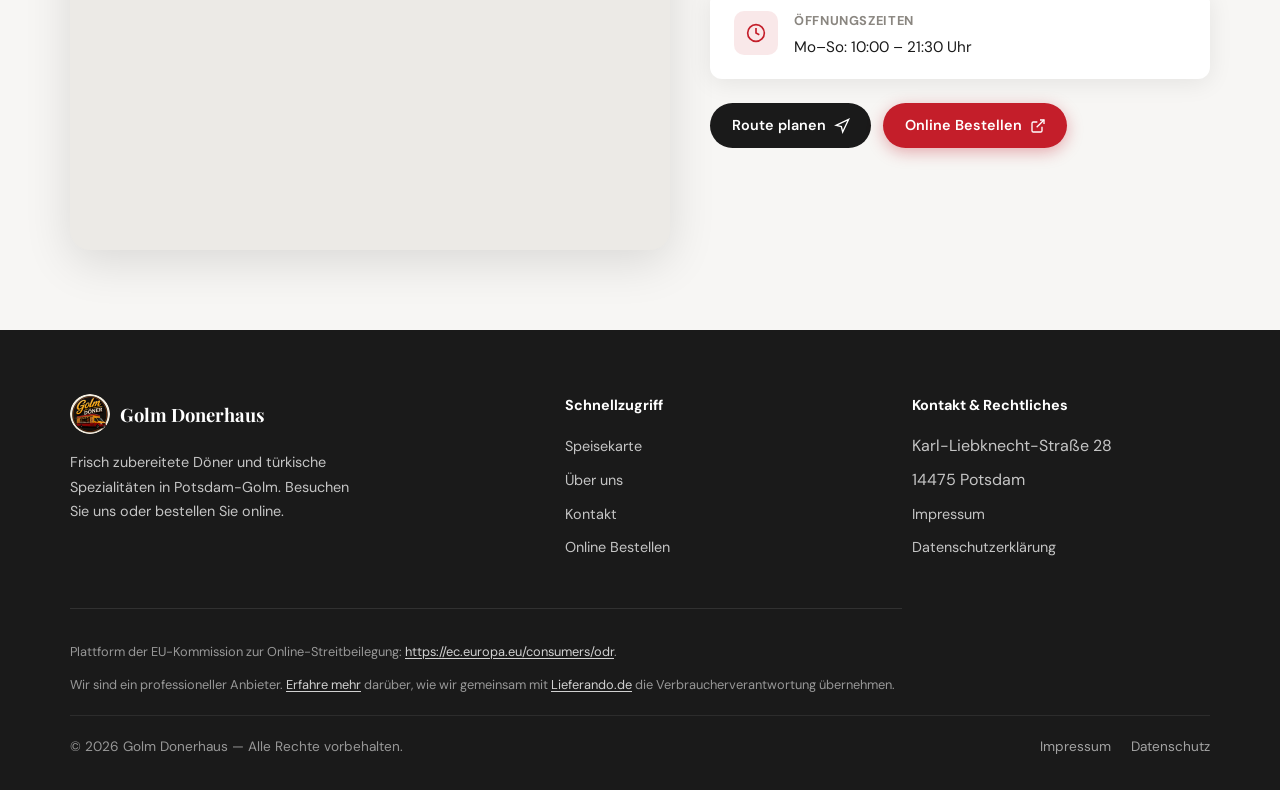
<file: startseite/index.html>
<!DOCTYPE html>
<html lang="de">
  <head>
    <meta charset="UTF-8" />
    <meta http-equiv="refresh" content="0; url=../" />
    <link rel="canonical" href="../" />
    <title>Weiterleitung | Golm Donerhaus</title>
    <script>
      location.replace("../");
    </script>
  </head>
  <body>
    <p><a href="../">Zur Startseite</a></p>
  </body>
</html>
</file>
<file: css/style.css>
:root {
  --red: #c41e2a;
  --red-dark: #9e1520;
  --red-light: #e83545;
  --orange: #e85d2c;
  --dark: #1a1a1a;
  --dark-soft: #2d2d2d;
  --gray-100: #f7f6f4;
  --gray-200: #eceae6;
  --gray-400: #8a8680;
  --gray-600: #5c5854;
  --white: #ffffff;
  --shadow: 0 4px 24px rgba(0, 0, 0, 0.08);
  --shadow-lg: 0 12px 48px rgba(0, 0, 0, 0.12);
  --radius: 12px;
  --radius-lg: 20px;
  --font-sans: "DM Sans", system-ui, sans-serif;
  --font-serif: "Playfair Display", Georgia, serif;
  --header-h: 72px;
}

*,
*::before,
*::after {
  box-sizing: border-box;
  margin: 0;
  padding: 0;
}

html {
  scroll-behavior: smooth;
  scroll-padding-top: calc(var(--header-h) + 16px);
}

body {
  font-family: var(--font-sans);
  color: var(--dark);
  background: var(--white);
  line-height: 1.6;
  -webkit-font-smoothing: antialiased;
}

body.nav-open {
  overflow: hidden;
}

img {
  max-width: 100%;
  height: auto;
  display: block;
}

a {
  color: inherit;
  text-decoration: none;
}

ul {
  list-style: none;
}

.container {
  width: min(1140px, 100% - 2rem);
  margin-inline: auto;
}

/* Header */
.site-header {
  position: fixed;
  top: 0;
  left: 0;
  right: 0;
  z-index: 1000;
  height: var(--header-h);
  transition: background 0.3s, box-shadow 0.3s, backdrop-filter 0.3s;
}

.site-header.scrolled {
  background: rgba(26, 26, 26, 0.92);
  backdrop-filter: blur(12px);
  box-shadow: 0 2px 20px rgba(0, 0, 0, 0.15);
}

/* Navigation Backdrop Overlay */
.nav-backdrop {
  position: fixed;
  inset: 0;
  background: rgba(0, 0, 0, 0.6);
  backdrop-filter: blur(4px);
  z-index: 999;
  opacity: 0;
  visibility: hidden;
  transition: opacity 0.3s ease, visibility 0.3s ease;
}

.nav-backdrop.open {
  opacity: 1;
  visibility: visible;
}

.header-inner {
  display: flex;
  align-items: center;
  justify-content: space-between;
  height: var(--header-h);
  gap: 1rem;
}

.logo {
  display: flex;
  align-items: center;
  gap: 0.65rem;
  font-family: var(--font-serif);
  font-size: 1.15rem;
  font-weight: 700;
  color: var(--white);
  white-space: nowrap;
}

.logo-mark {
  width: 40px;
  height: 40px;
  border-radius: 50%;
  object-fit: cover;
  flex-shrink: 0;
  display: block;
}

.nav-links {
  display: flex;
  align-items: center;
  gap: 2rem;
}

.nav-links a {
  color: rgba(255, 255, 255, 0.9);
  font-size: 0.95rem;
  font-weight: 500;
  transition: color 0.2s;
}

.nav-links a:hover {
  color: var(--white);
}

.nav-toggle {
  display: none;
  flex-direction: column;
  gap: 5px;
  background: none;
  border: none;
  cursor: pointer;
  padding: 8px;
  z-index: 1002;
}

.nav-toggle span {
  display: block;
  width: 24px;
  height: 2px;
  background: var(--white);
  border-radius: 2px;
  transition: transform 0.3s, opacity 0.3s;
}

.nav-toggle[aria-expanded="true"] span:nth-child(1) {
  transform: translateY(7px) rotate(45deg);
}

.nav-toggle[aria-expanded="true"] span:nth-child(2) {
  opacity: 0;
}

.nav-toggle[aria-expanded="true"] span:nth-child(3) {
  transform: translateY(-7px) rotate(-45deg);
}

.btn {
  display: inline-flex;
  align-items: center;
  justify-content: center;
  gap: 0.5rem;
  padding: 0.7rem 1.35rem;
  border-radius: 999px;
  font-weight: 600;
  font-size: 0.9rem;
  border: none;
  cursor: pointer;
  transition: transform 0.2s, box-shadow 0.2s, background 0.2s;
  white-space: nowrap;
}

.btn:hover {
  transform: translateY(-1px);
}

.btn-primary {
  background: var(--red);
  color: var(--white);
  box-shadow: 0 4px 16px rgba(196, 30, 42, 0.35);
}

.btn-primary:hover {
  background: var(--red-light);
}

.btn-outline {
  background: rgba(255, 255, 255, 0.12);
  color: var(--white);
  border: 1.5px solid rgba(255, 255, 255, 0.5);
  backdrop-filter: blur(4px);
}

.btn-outline:hover {
  background: rgba(255, 255, 255, 0.2);
  border-color: var(--white);
}

.btn-dark {
  background: var(--dark);
  color: var(--white);
}

.btn-dark:hover {
  background: var(--dark-soft);
}

.btn svg {
  width: 16px;
  height: 16px;
}

/* Hero */
.hero {
  position: relative;
  min-height: 100svh;
  display: flex;
  align-items: center;
  padding-top: var(--header-h);
  overflow: hidden;
}

.hero-bg {
  position: absolute;
  inset: 0;
  background: url("../images/hero/truck.png") center / cover no-repeat;
}

.hero-bg::after {
  content: "";
  position: absolute;
  inset: 0;
  background: linear-gradient(
    105deg,
    rgba(26, 26, 26, 0.88) 0%,
    rgba(26, 26, 26, 0.55) 45%,
    rgba(26, 26, 26, 0.35) 100%
  );
}

.hero-content {
  position: relative;
  z-index: 1;
  padding: 3rem 0 5rem;
  max-width: 640px;
}

.hero-badge {
  display: inline-flex;
  align-items: center;
  gap: 0.4rem;
  padding: 0.4rem 0.9rem;
  background: rgba(255, 255, 255, 0.12);
  border: 1px solid rgba(255, 255, 255, 0.2);
  border-radius: 999px;
  color: var(--white);
  font-size: 0.85rem;
  margin-bottom: 1.25rem;
  backdrop-filter: blur(8px);
}

.hero-badge svg {
  width: 14px;
  height: 14px;
  color: var(--red-light);
}

.hero h1 {
  font-family: var(--font-serif);
  font-size: clamp(2.5rem, 6vw, 4rem);
  font-weight: 700;
  color: var(--white);
  line-height: 1.1;
  margin-bottom: 1rem;
}

.hero h1 .accent {
  color: var(--orange);
}

.hero-text {
  color: rgba(255, 255, 255, 0.88);
  font-size: 1.05rem;
  max-width: 520px;
  margin-bottom: 2rem;
}

.hero-actions {
  display: flex;
  flex-wrap: wrap;
  gap: 0.75rem;
  margin-bottom: 2.5rem;
}

.hero-meta {
  display: flex;
  flex-wrap: wrap;
  gap: 1.5rem 2.5rem;
  color: rgba(255, 255, 255, 0.85);
  font-size: 0.9rem;
}

.hero-meta-item {
  display: flex;
  align-items: center;
  gap: 0.5rem;
}

.hero-meta svg {
  width: 18px;
  height: 18px;
  color: var(--red-light);
  flex-shrink: 0;
}

/* Section common */
.section {
  padding: 5rem 0;
}

.section-label {
  display: block;
  font-size: 0.75rem;
  font-weight: 700;
  letter-spacing: 0.12em;
  text-transform: uppercase;
  color: var(--red);
  margin-bottom: 0.5rem;
}

.section-title {
  font-family: var(--font-serif);
  font-size: clamp(2rem, 4vw, 2.75rem);
  font-weight: 700;
  color: var(--dark);
  margin-bottom: 0.75rem;
}

.section-subtitle {
  color: var(--gray-600);
  font-size: 1.05rem;
  max-width: 560px;
}

.section-header {
  text-align: center;
  margin-bottom: 3rem;
}

.section-header .section-subtitle {
  margin-inline: auto;
}

/* Menu */
.menu-section {
  background: var(--gray-100);
}

.menu-nav-wrap {
  position: sticky;
  top: var(--header-h);
  z-index: 50;
  background: var(--gray-100);
  padding: 1rem 0;
  margin-bottom: 2rem;
  border-bottom: 1px solid var(--gray-200);
}

.menu-nav {
  display: flex;
  gap: 0.5rem;
  overflow-x: auto;
  padding-bottom: 0.25rem;
  scrollbar-width: none;
  -ms-overflow-style: none;
}

.menu-nav::-webkit-scrollbar {
  display: none;
}

.menu-pill {
  flex-shrink: 0;
  padding: 0.55rem 1.1rem;
  border-radius: 999px;
  border: none;
  background: var(--white);
  color: var(--gray-600);
  font-family: inherit;
  font-size: 0.875rem;
  font-weight: 600;
  cursor: pointer;
  box-shadow: var(--shadow);
  transition: background 0.2s, color 0.2s, transform 0.2s;
}

.menu-pill:hover {
  color: var(--dark);
}

.menu-pill.active {
  background: var(--red);
  color: var(--white);
}

.menu-panel {
  display: grid;
  grid-template-columns: 1fr 1.15fr;
  gap: 2.5rem;
  align-items: start;
  background: var(--white);
  border-radius: var(--radius-lg);
  padding: 2rem;
  box-shadow: var(--shadow);
}

.menu-panel-visual {
  position: sticky;
  top: calc(var(--header-h) + 5rem);
}

.menu-panel-visual img {
  border-radius: var(--radius);
  aspect-ratio: 4/3;
  object-fit: cover;
  width: 100%;
  transition: opacity 0.25s ease;
}

.menu-panel-visual img.is-changing {
  opacity: 0.6;
}

.menu-category-title {
  font-family: var(--font-serif);
  font-size: 1.75rem;
  margin-bottom: 1.25rem;
  color: var(--dark);
}

.menu-panel-content {
  min-height: 280px;
}

.menu-list {
  display: flex;
  flex-direction: column;
}

.menu-item {
  display: flex;
  justify-content: space-between;
  align-items: flex-start;
  gap: 1rem;
  padding: 1rem 0;
  border-bottom: 1px solid var(--gray-200);
}

.menu-item:last-child {
  border-bottom: none;
}

.menu-item-name {
  display: block;
  font-weight: 600;
  font-size: 1rem;
  color: var(--dark);
}

.menu-item-desc {
  display: block;
  font-size: 0.85rem;
  color: var(--gray-400);
  margin-top: 0.15rem;
}

.menu-item-price {
  font-weight: 700;
  color: var(--red);
  font-size: 1rem;
  white-space: nowrap;
}

.menu-cta {
  text-align: center;
  margin-top: 2rem;
}

.menu-cta p {
  color: var(--gray-600);
  margin-bottom: 1rem;
}

/* About */
.about-grid {
  display: grid;
  grid-template-columns: 1fr 1fr;
  gap: 4rem;
  align-items: center;
}

.about-text p {
  color: var(--gray-600);
  margin-bottom: 1rem;
}

.features-grid {
  display: grid;
  grid-template-columns: 1fr 1fr;
  gap: 1.25rem;
  margin-top: 2rem;
}

.feature-card {
  padding: 1.25rem;
  background: var(--gray-100);
  border-radius: var(--radius);
}

.feature-icon {
  font-size: 1.5rem;
  margin-bottom: 0.5rem;
}

.feature-card h4 {
  font-size: 0.95rem;
  margin-bottom: 0.25rem;
}

.feature-card p {
  font-size: 0.85rem;
  color: var(--gray-400);
  margin: 0;
}

.about-gallery-duo {
  display: flex;
  flex-direction: column;
  gap: 1rem;
}

.about-gallery-duo img {
  border-radius: var(--radius-lg);
  object-fit: cover;
  width: 100%;
  aspect-ratio: 16/10;
}

/* Contact */
.contact-section {
  background: var(--gray-100);
}

.contact-grid {
  display: grid;
  grid-template-columns: 1.2fr 1fr;
  gap: 2.5rem;
  align-items: start;
}

.map-wrap {
  border-radius: var(--radius-lg);
  overflow: hidden;
  box-shadow: var(--shadow-lg);
  min-height: 380px;
  background: var(--gray-200);
}

.map-wrap iframe {
  width: 100%;
  height: 100%;
  min-height: 380px;
  border: 0;
}

.contact-cards {
  display: flex;
  flex-direction: column;
  gap: 1rem;
}

.contact-card {
  display: flex;
  gap: 1rem;
  padding: 1.25rem 1.5rem;
  background: var(--white);
  border-radius: var(--radius);
  box-shadow: var(--shadow);
}

.contact-card-icon {
  width: 44px;
  height: 44px;
  border-radius: 10px;
  background: rgba(196, 30, 42, 0.1);
  color: var(--red);
  display: grid;
  place-items: center;
  flex-shrink: 0;
}

.contact-card-icon svg {
  width: 20px;
  height: 20px;
}

.contact-card h4 {
  font-size: 0.8rem;
  font-weight: 700;
  text-transform: uppercase;
  letter-spacing: 0.05em;
  color: var(--gray-400);
  margin-bottom: 0.2rem;
}

.contact-card p,
.contact-card a {
  font-size: 0.95rem;
  color: var(--dark);
}

.contact-card a:hover {
  color: var(--red);
}

.contact-actions {
  display: flex;
  flex-wrap: wrap;
  gap: 0.75rem;
  margin-top: 0.5rem;
}

/* Footer */
.site-footer {
  background: var(--dark);
  color: rgba(255, 255, 255, 0.75);
  padding: 4rem 0 2rem;
}

.footer-grid {
  display: grid;
  grid-template-columns: 1.5fr 1fr 1fr;
  gap: 3rem;
  margin-bottom: 3rem;
}

.footer-brand .logo {
  margin-bottom: 1rem;
}

.footer-brand p {
  font-size: 0.9rem;
  line-height: 1.7;
  max-width: 280px;
}

.footer-col h4 {
  color: var(--white);
  font-size: 0.9rem;
  margin-bottom: 1rem;
}

.footer-col ul {
  display: flex;
  flex-direction: column;
  gap: 0.5rem;
}

.footer-col a {
  font-size: 0.9rem;
  transition: color 0.2s;
}

.footer-col a:hover {
  color: var(--white);
}

.footer-legal {
  padding-top: 2rem;
  margin-top: 0.5rem;
  border-top: 1px solid rgba(255, 255, 255, 0.1);
  font-size: 0.8rem;
  line-height: 1.65;
  color: rgba(255, 255, 255, 0.55);
  max-width: 52rem;
}

.footer-legal p + p {
  margin-top: 0.75rem;
}

.footer-legal a {
  color: rgba(255, 255, 255, 0.8);
  text-decoration: underline;
  text-underline-offset: 2px;
}

.footer-legal a:hover {
  color: var(--white);
}

.footer-bottom {
  padding-top: 1.25rem;
  margin-top: 1.25rem;
  border-top: 1px solid rgba(255, 255, 255, 0.08);
  display: flex;
  flex-wrap: wrap;
  justify-content: space-between;
  align-items: center;
  gap: 0.5rem;
  font-size: 0.85rem;
  color: rgba(255, 255, 255, 0.55);
}

.footer-legal-links {
  display: flex;
  gap: 1.25rem;
  font-size: 0.85rem;
}

.footer-legal-links a {
  color: rgba(255, 255, 255, 0.6);
  transition: color 0.2s;
}

.footer-legal-links a:hover {
  color: var(--white);
}

.footer-col a {
  color: rgba(255, 255, 255, 0.75);
  font-size: 0.9rem;
  transition: color 0.2s;
}

.footer-col a:hover {
  color: var(--white);
}

/* Responsive */
@media (max-width: 900px) {
  .menu-panel {
    grid-template-columns: 1fr;
  }

  .menu-panel-visual {
    position: static;
  }

  .about-grid,
  .contact-grid,
  .footer-grid {
    grid-template-columns: 1fr;
  }

  .about-gallery {
    order: -1;
  }

  .features-grid {
    grid-template-columns: 1fr;
  }
}

@media (max-width: 768px) {
  .nav-toggle {
    display: flex;
  }

  .nav-links {
    position: fixed;
    top: 0;
    bottom: 0;
    right: 0;
    left: auto;
    width: 300px;
    max-width: 85vw;
    height: 100vh;
    flex-direction: column;
    align-items: stretch;
    padding: 5rem 2rem 2rem;
    gap: 0;
    background: var(--dark);
    z-index: 1001;
    transform: translateX(100%);
    transition: transform 0.35s ease;
    box-shadow: -5px 0 25px rgba(0, 0, 0, 0.3);
  }

  .nav-links.open {
    transform: translateX(0);
  }

  .nav-links a {
    padding: 1rem 0;
    font-size: 1.1rem;
    border-bottom: 1px solid rgba(255, 255, 255, 0.08);
  }

  .header-cta-desktop {
    display: none;
  }

  .nav-links .btn-order-mobile {
    display: inline-flex;
    margin-top: 1.5rem;
    width: 100%;
    justify-content: center;
  }

  .hero-content {
    padding-bottom: 3rem;
  }

  .section {
    padding: 3.5rem 0;
  }

  .menu-panel {
    padding: 1.25rem;
  }
}

@media (min-width: 769px) {
  .nav-links .btn-order-mobile {
    display: none;
  }
}
</file>
<file: css/legal.css>
/* ========================================
   Legal Pages Styles (Impressum, Datenschutz)
   ======================================== */

/* Hero banner for legal pages */
.legal-hero {
  background: var(--dark);
  padding: calc(var(--header-h) + 3rem) 0 3rem;
  position: relative;
  overflow: hidden;
}

.legal-hero::before {
  content: "";
  position: absolute;
  inset: 0;
  background: radial-gradient(ellipse at 70% 50%, rgba(196, 30, 42, 0.15) 0%, transparent 70%);
  pointer-events: none;
}

.legal-hero .container {
  position: relative;
  z-index: 1;
}

.breadcrumb {
  display: flex;
  align-items: center;
  gap: 0.5rem;
  margin-bottom: 1rem;
  font-size: 0.875rem;
  color: rgba(255, 255, 255, 0.55);
}

.breadcrumb a {
  color: rgba(255, 255, 255, 0.7);
  text-decoration: none;
  transition: color 0.2s;
}

.breadcrumb a:hover {
  color: var(--white);
}

.breadcrumb span[aria-hidden] {
  color: rgba(255, 255, 255, 0.3);
}

.breadcrumb [aria-current="page"] {
  color: var(--white);
  font-weight: 600;
}

.legal-hero h1 {
  font-family: var(--font-serif);
  font-size: clamp(2rem, 5vw, 3rem);
  font-weight: 700;
  color: var(--white);
  line-height: 1.15;
}

/* Main content area */
.legal-main {
  min-height: 100vh;
  background: var(--gray-100);
}

.legal-content {
  padding: 3rem 0 5rem;
  max-width: 820px;
  margin-inline: auto;
}

/* Table of contents */
.legal-toc {
  background: var(--white);
  border-radius: var(--radius-lg);
  padding: 1.75rem 2rem;
  margin-bottom: 2.5rem;
  box-shadow: var(--shadow);
  border-left: 4px solid var(--red);
}

.legal-toc h2 {
  font-family: var(--font-serif);
  font-size: 1.1rem;
  font-weight: 700;
  color: var(--dark);
  margin-bottom: 0.75rem;
}

.legal-toc ol {
  padding-left: 1.25rem;
  display: flex;
  flex-direction: column;
  gap: 0.35rem;
}

.legal-toc li a {
  color: var(--red);
  font-size: 0.9rem;
  font-weight: 500;
  text-decoration: none;
  transition: color 0.2s;
}

.legal-toc li a:hover {
  color: var(--red-dark);
  text-decoration: underline;
}

/* Sections */
.legal-section {
  margin-bottom: 2rem;
  scroll-margin-top: calc(var(--header-h) + 1.5rem);
}

.legal-section > h2 {
  font-family: var(--font-serif);
  font-size: 1.45rem;
  font-weight: 700;
  color: var(--dark);
  margin-bottom: 1rem;
  padding-bottom: 0.5rem;
  border-bottom: 2px solid var(--gray-200);
}

/* Cards */
.legal-card {
  background: var(--white);
  border-radius: var(--radius-lg);
  padding: 0 2rem;
  box-shadow: var(--shadow);
  overflow: hidden;
}

.legal-card-plain {
  padding: 1.75rem 2rem;
}

.legal-card-plain p + p,
.legal-card-plain p + h3,
.legal-card-plain h3 + p,
.legal-card-plain p + ul {
  margin-top: 0.9rem;
}

.legal-card-plain h3 {
  font-size: 1rem;
  font-weight: 700;
  color: var(--dark);
  margin-top: 0.5rem;
}

.legal-card-plain p {
  color: var(--gray-600);
  font-size: 0.95rem;
  line-height: 1.75;
}

/* Info rows inside cards */
.legal-info-row {
  display: flex;
  align-items: flex-start;
  gap: 1.25rem;
  padding: 1.5rem 0;
  border-bottom: 1px solid var(--gray-200);
}

.legal-info-row:last-child {
  border-bottom: none;
}

.legal-icon {
  width: 44px;
  height: 44px;
  min-width: 44px;
  border-radius: 10px;
  background: rgba(196, 30, 42, 0.08);
  color: var(--red);
  display: grid;
  place-items: center;
  flex-shrink: 0;
}

.legal-icon svg {
  width: 20px;
  height: 20px;
}

.legal-info-row h3 {
  font-size: 0.75rem;
  font-weight: 700;
  text-transform: uppercase;
  letter-spacing: 0.08em;
  color: var(--gray-400);
  margin-bottom: 0.4rem;
}

.legal-info-row p,
.legal-info-row address {
  font-size: 0.95rem;
  color: var(--dark);
  font-style: normal;
  line-height: 1.65;
}

.legal-info-row p + p {
  margin-top: 0.2rem;
}

/* Links */
.legal-link {
  color: var(--red);
  text-decoration: underline;
  text-underline-offset: 2px;
  transition: color 0.2s;
  word-break: break-word;
}

.legal-link:hover {
  color: var(--red-dark);
}

/* Lists */
.legal-list {
  padding-left: 1.5rem;
  display: flex;
  flex-direction: column;
  gap: 0.4rem;
  color: var(--gray-600);
  font-size: 0.95rem;
  list-style: disc;
}

.legal-list li {
  line-height: 1.65;
}

/* Back button row */
.legal-back {
  display: flex;
  flex-wrap: wrap;
  gap: 1rem;
  margin-top: 3rem;
  padding-top: 2.5rem;
  border-top: 2px solid var(--gray-200);
}

/* Footer active link */
.active-link {
  color: var(--white) !important;
  font-weight: 600;
}

/* Footer legal links row */
.footer-legal-links {
  display: flex;
  gap: 1.25rem;
  font-size: 0.85rem;
}

.footer-legal-links a {
  color: rgba(255,255,255,0.6);
  transition: color 0.2s;
}

.footer-legal-links a:hover {
  color: var(--white);
}

/* ---- Responsive ---- */
@media (max-width: 768px) {
  .legal-hero {
    padding: calc(var(--header-h) + 2rem) 0 2rem;
  }

  .legal-content {
    padding: 2rem 0 4rem;
  }

  .legal-toc {
    padding: 1.25rem 1.25rem;
  }

  .legal-card {
    padding: 0 1.25rem;
  }

  .legal-card-plain {
    padding: 1.25rem;
  }

  .legal-info-row {
    flex-direction: column;
    gap: 0.75rem;
    padding: 1.25rem 0;
  }

  .legal-back {
    flex-direction: column;
  }

  .legal-back .btn {
    width: 100%;
    justify-content: center;
  }

  .footer-bottom {
    flex-direction: column;
    align-items: flex-start;
    gap: 0.5rem;
  }

  .legal-section > h2 {
    font-size: 1.25rem;
  }
}

@media (max-width: 480px) {
  .breadcrumb {
    font-size: 0.8rem;
  }

  .legal-toc ol {
    padding-left: 1rem;
  }
}
</file>
